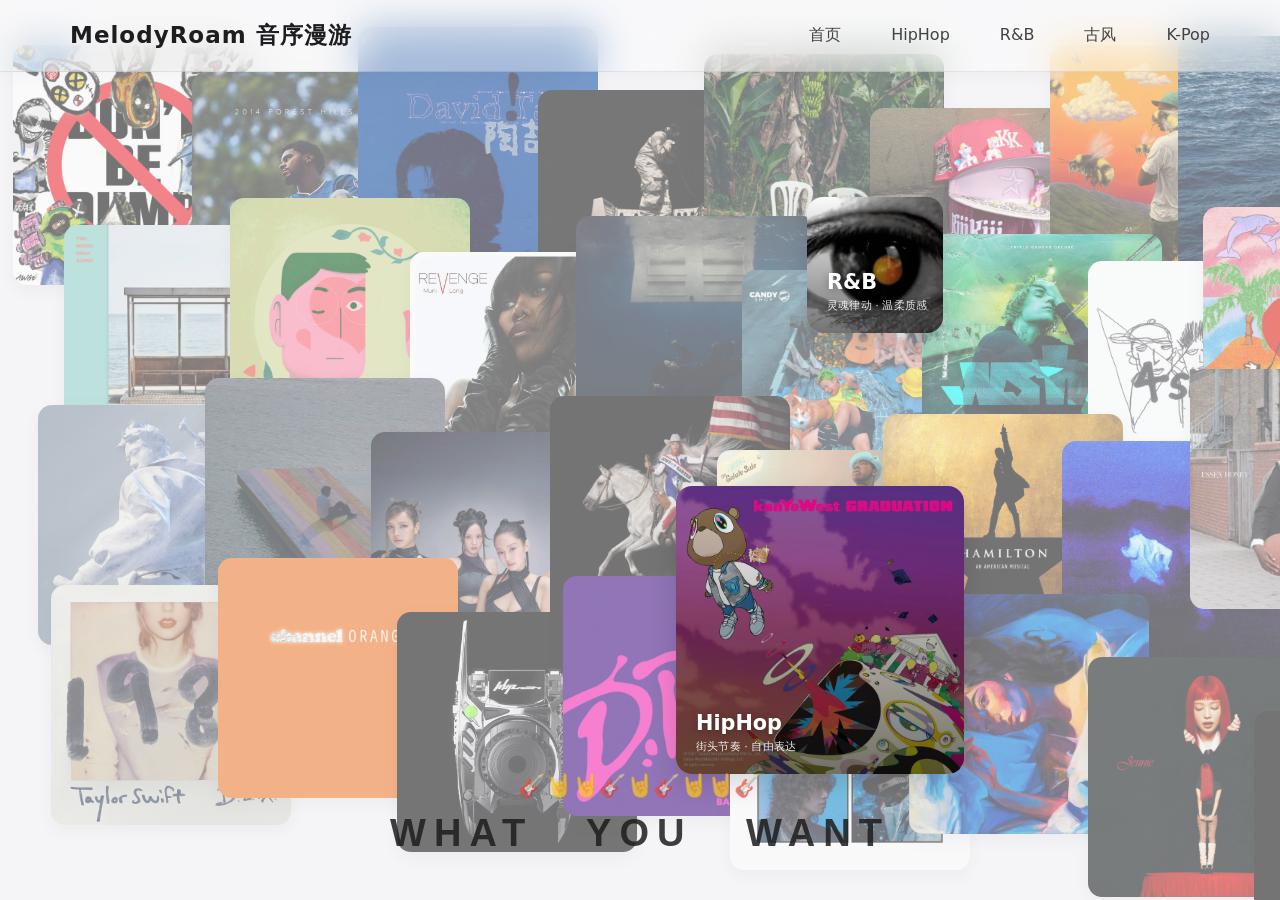
<file: index.html>
<!DOCTYPE html>
<html lang="zh-CN">
<head>
  <meta charset="UTF-8">
  <meta name="viewport" content="width=device-width, initial-scale=1.0">
  <title>MelodyRoam - 音序漫游</title>
  <link rel="stylesheet" href="./css/common.css">
</head>
<body>
  <!-- 导航栏 -->
  <nav class="navbar">
    <div class="logo">MelodyRoam 音序漫游</div>
    <div class="nav-links">
      <a href="index.html">首页</a>
      <a href="pages/hiphop.html">HipHop</a>
      <a href="pages/rnb.html">R&B</a>
      <a href="pages/gufeng.html">古风</a>
      <a href="pages/kpop.html">K-Pop</a>
    </div>
  </nav>

  <div class="cover-wall">
    <!-- 背景散落的专辑封面 -->
    <div class="static-covers">
      <div class="static-cover s1"></div>
      <div class="static-cover s2"></div>
      <div class="static-cover s3"></div>
      <div class="static-cover s4"></div>
      <div class="static-cover s5"></div>
      <div class="static-cover s6"></div>
      <div class="static-cover s7"></div>
      <div class="static-cover s8"></div>
      <div class="static-cover s9"></div>
      <div class="static-cover s10"></div>
      <div class="static-cover s11"></div>
      <div class="static-cover s12"></div>
      <div class="static-cover s13"></div>
      <div class="static-cover s14"></div>
      <div class="static-cover s15"></div>
      <div class="static-cover s16"></div>
      <div class="static-cover s17"></div>
      <div class="static-cover s18"></div>
      <div class="static-cover s19"></div>
      <div class="static-cover s20"></div>
      <div class="static-cover s21"></div>
      <div class="static-cover s22"></div>
      <div class="static-cover s23"></div>
      <div class="static-cover s24"></div>
      <div class="static-cover s25"></div>
      <div class="static-cover s26"></div>
      <div class="static-cover s27"></div>
      <div class="static-cover s28"></div>
      <div class="static-cover s29"></div>
      <div class="static-cover s30"></div>
      <div class="static-cover s31"></div>
      <div class="static-cover s32"></div>
      <div class="static-cover s33"></div>
      <div class="static-cover s34"></div>
      <div class="static-cover s35"></div>
      <div class="static-cover s36"></div>
      <div class="static-cover s37"></div>
      <div class="static-cover s38"></div>
      <div class="static-cover s39"></div>
      <div class="static-cover s40"></div>
      <div class="static-cover s41"></div>
  
      



    
    </div>

    <!-- 中间四个主题封面 → 点击跳转到对应页面 -->
    <div class="dynamic-covers">
      <a href="pages/hiphop.html" class="dynamic-cover main-cover hiphop">
        <div class="cover-content">
          <h3>HipHop</h3>
          <p>街头节奏 · 自由表达</p>
        </div>
      </a>
      <a href="pages/rnb.html" class="dynamic-cover sub-cover rnb">
        <div class="cover-content">
          <h3>R&B</h3>
          <p>灵魂律动 · 温柔质感</p>
        </div>
      </a>
      <a href="pages/gufeng.html" class="dynamic-cover sub-cover cpop">
        <div class="cover-content">
          <h3>古风</h3>
          <p>国风古韵 · 东方意境</p>
        </div>
      </a>
      <a href="pages/kpop.html" class="dynamic-cover sub-cover kpop">
        <div class="cover-content">
          <h3>K-Pop</h3>
          <p>韩流节奏 · 活力舞台</p>
        </div>
      </a>
    </div>

    <div class="wall-text">
      <span class="heart-icon">🎸🤘🤘🎸🤘🎸🤘🤘🎸</span>
      <h2>What You Want</h2>
    </div>
  </div>

  <!-- 我的交互JS（包含背景散开+鼠标跟随） -->
  <script src="./js/common.js"></script>
</body>
</html>
</file>
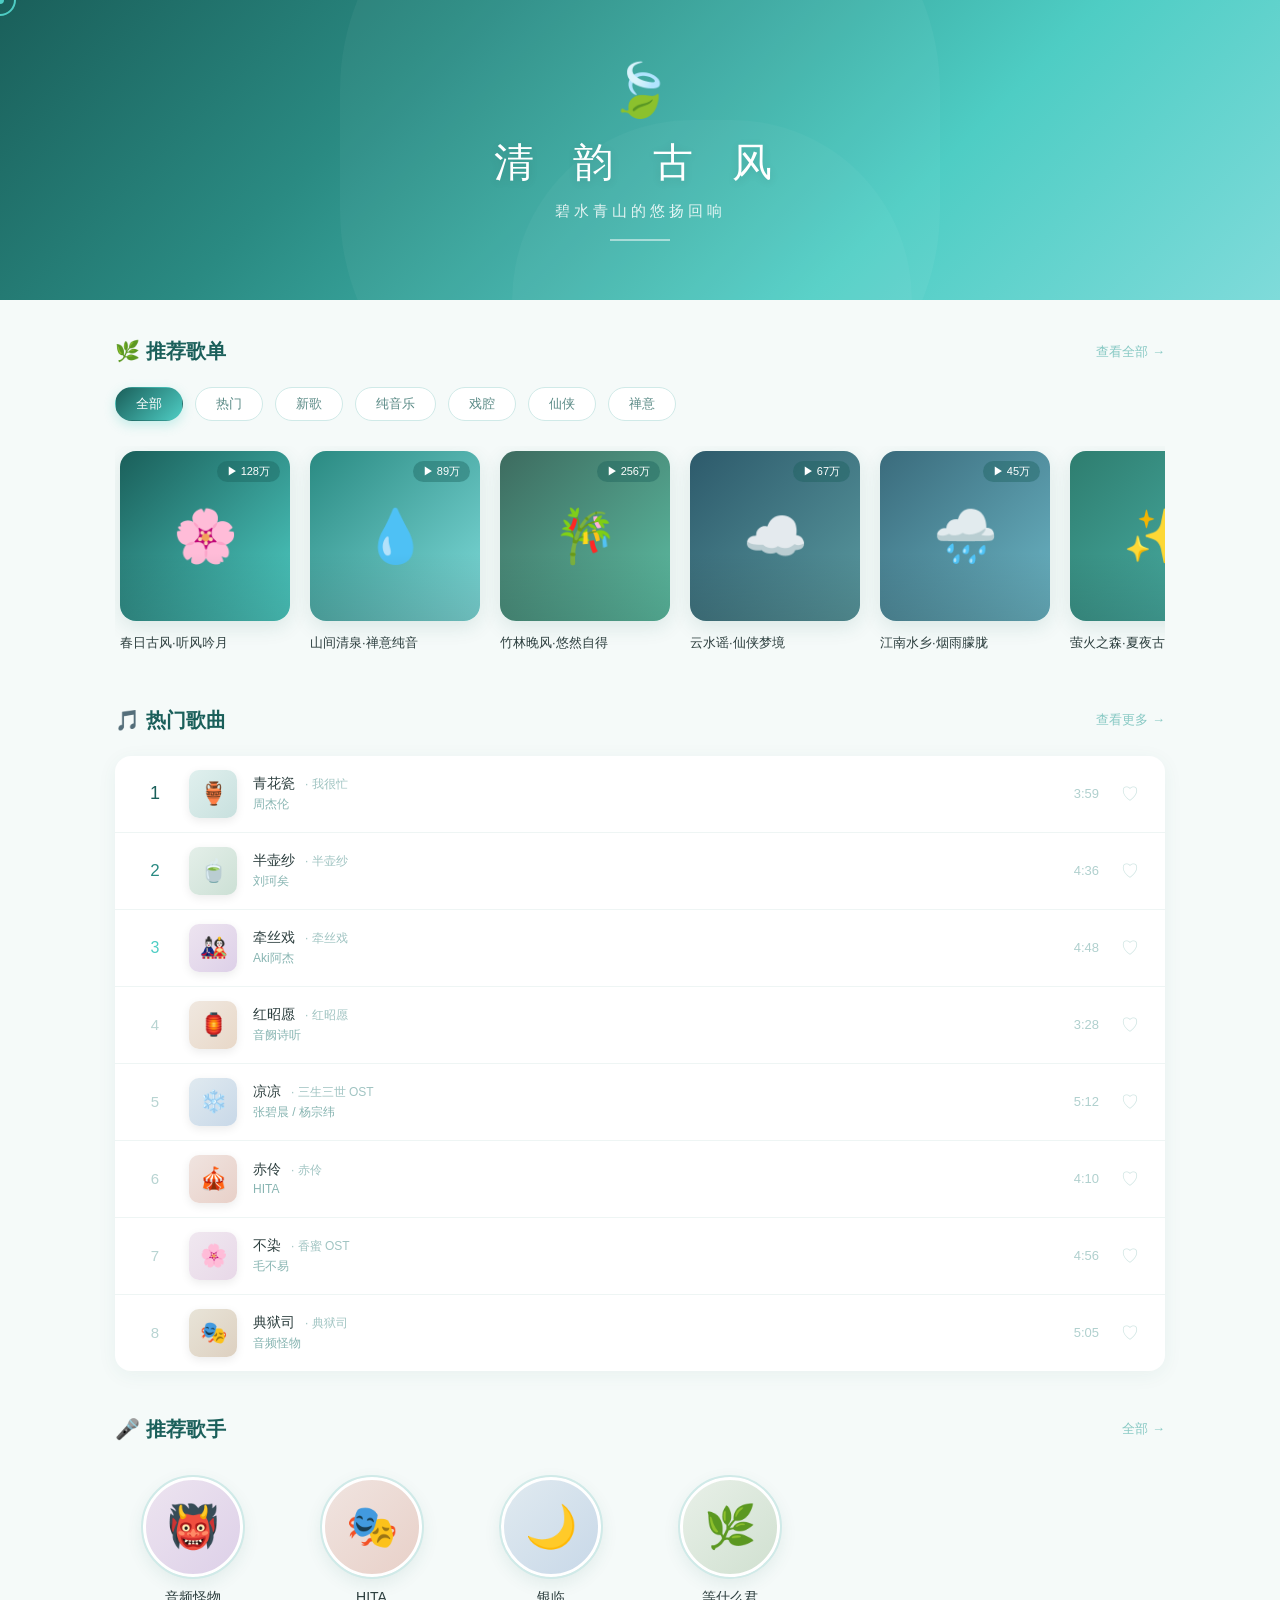
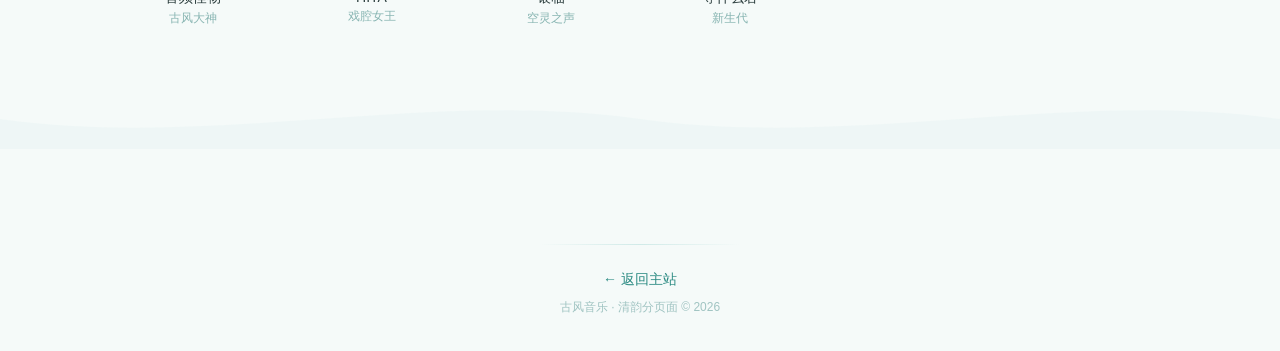
<file: 新建 文本文档.html>
<!DOCTYPE html>
<html lang="zh-CN">
<head>
    <meta charset="UTF-8">
    <meta name="viewport" content="width=device-width, initial-scale=1.0">
    <title>古风音乐 · 清韵</title>
    <style>
        * {
            margin: 0;
            padding: 0;
            box-sizing: border-box;
        }

        body {
            font-family: "PingFang SC", "微软雅黑", sans-serif;
            background-color: #f5faf9;
            color: #2c3e3e;
            min-height: 100vh;
            cursor: none;
        }

        /* 自定义光标  */
        .cursor-dot,
        .cursor-ring {
            position: fixed;
            top: 0;
            left: 0;
            pointer-events: none;
            z-index: 9999;
        }

        .cursor-dot {
            width: 8px;
            height: 8px;
            background: #4ecdc4;
            border-radius: 50%;
            transform: translate(-50%, -50%);
            transition: none;
        }

        .cursor-ring {
            width: 32px;
            height: 32px;
            border: 2px solid #4ecdc4;
            border-radius: 50%;
            transform: translate(-50%, -50%);
            transition: width 0.2s, height 0.2s, border-color 0.2s;
        }

        body.hover-target .cursor-ring {
            width: 48px;
            height: 48px;
            border-color: #7fdbda;
        }

        /*  顶部*/
        .hero {
            height: 300px;
            background: linear-gradient(135deg, #1a5f5a 0%, #2a8a82 30%, #4ecdc4 70%, #7fdbda 100%);
            display: flex;
            align-items: center;
            justify-content: center;
            text-align: center;
            position: relative;
            overflow: hidden;
        }

        /* 流动波纹装饰 */
        .hero::before {
            content: "";
            position: absolute;
            width: 600px;
            height: 600px;
            border-radius: 40%;
            background: rgba(255,255,255,0.04);
            animation: wave 12s linear infinite;
            top: 50%;
            left: 50%;
            transform: translate(-50%, -50%);
        }

        .hero::after {
            content: "";
            position: absolute;
            width: 400px;
            height: 400px;
            border-radius: 45%;
            background: rgba(255,255,255,0.03);
            animation: wave 15s linear infinite reverse;
            top: 40%;
            left: 40%;
        }

        @keyframes wave {
            0% { transform: translate(-50%, -50%) rotate(0deg); }
            100% { transform: translate(-50%, -50%) rotate(360deg); }
        }

        .hero-content {
            position: relative;
            z-index: 1;
        }

        .hero-content .big-icon {
            font-size: 52px;
            display: block;
            margin-bottom: 14px;
            animation: float 3s ease-in-out infinite;
        }

        @keyframes float {
            0%, 100% { transform: translateY(0); }
            50% { transform: translateY(-8px); }
        }

        .hero-content h1 {
            font-size: 40px;
            color: #fff;
            letter-spacing: 14px;
            font-weight: 300;
            text-shadow: 0 2px 10px rgba(0,0,0,0.1);
        }

        .hero-content p {
            color: rgba(255,255,255,0.85);
            font-size: 15px;
            margin-top: 12px;
            letter-spacing: 4px;
        }

        .hero-divider {
            width: 60px;
            height: 2px;
            background: rgba(255,255,255,0.5);
            margin: 18px auto 0;
        }

        /*  页面容器 */
        .container {
            max-width: 1100px;
            margin: 0 auto;
            padding: 0 25px 50px;
        }

        /*  通用板块标题 */
        .section-header {
            display: flex;
            align-items: center;
            justify-content: space-between;
            margin: 38px 0 22px;
        }

        .section-header h2 {
            font-size: 20px;
            font-weight: 600;
            color: #1a5f5a;
        }

        .section-header a {
            font-size: 13px;
            color: #88c9c4;
            text-decoration: none;
            transition: color 0.3s;
        }

        .section-header a:hover {
            color: #2a8a82;
        }

        /*  标签筛选*/
        .filter {
            display: flex;
            gap: 12px;
            margin-bottom: 25px;
            flex-wrap: wrap;
        }

        .filter span {
            padding: 7px 20px;
            border-radius: 22px;
            border: 1px solid #d0eae8;
            background: #fff;
            font-size: 13px;
            color: #5a8a86;
            cursor: pointer;
            transition: all 0.25s;
        }

        .filter span:hover {
            border-color: #4ecdc4;
            color: #4ecdc4;
        }

        .filter span.active {
            background: linear-gradient(135deg, #1a5f5a, #4ecdc4);
            color: #fff;
            border-color: transparent;
            box-shadow: 0 4px 12px rgba(78, 205, 196, 0.3);
        }

        /*  推荐歌单 */
        .playlist-scroll {
            display: flex;
            gap: 20px;
            overflow-x: auto;
            padding: 5px 5px 15px;
            scrollbar-width: none;
            -ms-overflow-style: none;
        }

        .playlist-scroll::-webkit-scrollbar {
            display: none;
        }

        .pl-card {
            min-width: 170px;
            flex-shrink: 0;
            cursor: pointer;
            transition: transform 0.3s;
        }

        .pl-card:hover {
            transform: translateY(-8px);
        }

        .pl-card .pl-cover {
            width: 170px;
            height: 170px;
            border-radius: 16px;
            display: flex;
            align-items: center;
            justify-content: center;
            font-size: 52px;
            position: relative;
            box-shadow: 0 6px 20px rgba(26, 95, 90, 0.12);
            overflow: hidden;
        }

        .pl-card .pl-cover::after {
            content: "";
            position: absolute;
            inset: 0;
            background: linear-gradient(180deg, transparent 60%, rgba(0,0,0,0.15) 100%);
            border-radius: 16px;
        }

        .pl-card .pl-count {
            position: absolute;
            top: 10px;
            right: 10px;
            font-size: 11px;
            color: #fff;
            background: rgba(26, 95, 90, 0.4);
            padding: 3px 10px;
            border-radius: 12px;
            backdrop-filter: blur(6px);
            z-index: 1;
        }

        .pl-card .pl-play {
            position: absolute;
            bottom: 12px;
            right: 12px;
            width: 40px;
            height: 40px;
            background: rgba(255,255,255,0.9);
            border-radius: 50%;
            display: flex;
            align-items: center;
            justify-content: center;
            font-size: 15px;
            color: #1a5f5a;
            opacity: 0;
            transform: translateY(8px) scale(0.9);
            transition: all 0.35s cubic-bezier(0.34, 1.56, 0.64, 1);
            z-index: 1;
            box-shadow: 0 4px 12px rgba(0,0,0,0.15);
        }

        .pl-card:hover .pl-play {
            opacity: 1;
            transform: translateY(0) scale(1);
        }

        .pl-card .pl-title {
            margin-top: 12px;
            font-size: 13px;
            color: #2c3e3e;
            line-height: 1.6;
            display: -webkit-box;
            -webkit-line-clamp: 2;
            -webkit-box-orient: vertical;
            overflow: hidden;
            font-weight: 500;
        }

        /*  歌曲列表 */
        .song-list {
            background: #fff;
            border-radius: 16px;
            box-shadow: 0 4px 20px rgba(26, 95, 90, 0.06);
            overflow: hidden;
        }

        .song-item {
            display: flex;
            align-items: center;
            padding: 14px 22px;
            border-bottom: 1px solid #eef5f4;
            cursor: pointer;
            transition: all 0.25s;
            position: relative;
        }

        .song-item:last-child {
            border-bottom: none;
        }

        .song-item:hover {
            background: #f0faf9;
            padding-left: 28px;
        }

        .song-item.playing {
            background: #e8f6f5;
        }

        /* 序号 */
        .song-item .num {
            width: 36px;
            font-size: 15px;
            color: #b8d4d2;
            text-align: center;
            flex-shrink: 0;
            font-weight: 500;
            transition: color 0.3s;
        }

        .song-item:nth-child(1) .num { color: #1a5f5a; font-size: 18px; }
        .song-item:nth-child(2) .num { color: #2a8a82; font-size: 17px; }
        .song-item:nth-child(3) .num { color: #4ecdc4; font-size: 16px; }

        /* 封面 */
        .song-item .s-cover {
            width: 48px;
            height: 48px;
            border-radius: 10px;
            display: flex;
            align-items: center;
            justify-content: center;
            font-size: 22px;
            margin: 0 16px;
            flex-shrink: 0;
            box-shadow: 0 3px 10px rgba(0,0,0,0.08);
            transition: transform 0.3s;
        }

        .song-item:hover .s-cover {
            transform: scale(1.08);
        }

        /* 歌曲信息 */
        .song-item .info {
            flex: 1;
            min-width: 0;
        }

        .song-item .info .name {
            font-size: 14px;
            color: #2c3e3e;
            font-weight: 500;
        }

        .song-item.playing .info .name {
            color: #1a5f5a;
        }

        .song-item .info .name small {
            font-weight: 400;
            font-size: 12px;
            color: #a0c4c2;
            margin-left: 6px;
        }

        .song-item .info .artist {
            font-size: 12px;
            color: #88b5b2;
            margin-top: 3px;
        }

        /* 时长 */
        .song-item .duration {
            font-size: 13px;
            color: #b0d0ce;
            margin-right: 18px;
        }

        /* 喜欢 */
        .song-item .like {
            font-size: 18px;
            color: #d0e5e3;
            cursor: pointer;
            transition: all 0.3s;
            user-select: none;
            padding: 4px;
        }

        .song-item .like:hover {
            color: #ff6b6b;
            transform: scale(1.2);
        }

        .song-item .like.liked {
            color: #ff6b6b;
        }

        /* 播放中的波形动画 */
        .song-item.playing .wave-icon {
            display: flex;
            gap: 2px;
            align-items: flex-end;
            height: 14px;
        }

        .wave-icon {
            display: none;
        }

        .song-item.playing .num {
            display: none;
        }

        .song-item.playing .wave-icon {
            display: flex;
        }

        .wave-icon span {
            width: 3px;
            background: #4ecdc4;
            border-radius: 2px;
            animation: waveBar 0.8s ease-in-out infinite;
        }

        .wave-icon span:nth-child(1) { height: 6px; animation-delay: 0s; }
        .wave-icon span:nth-child(2) { height: 12px; animation-delay: 0.1s; }
        .wave-icon span:nth-child(3) { height: 8px; animation-delay: 0.2s; }

        @keyframes waveBar {
            0%, 100% { transform: scaleY(0.6); }
            50% { transform: scaleY(1); }
        }

        /* 歌手推荐  */
        .artist-grid {
            display: grid;
            grid-template-columns: repeat(auto-fill, minmax(130px, 1fr));
            gap: 24px;
        }

        .artist-card {
            text-align: center;
            cursor: pointer;
            padding: 12px;
            border-radius: 16px;
            transition: all 0.3s;
        }

        .artist-card:hover {
            background: #f0faf9;
            transform: translateY(-6px);
        }

        .artist-card .avatar {
            width: 100px;
            height: 100px;
            border-radius: 50%;
            display: flex;
            align-items: center;
            justify-content: center;
            font-size: 42px;
            margin: 0 auto;
            box-shadow: 0 6px 18px rgba(26, 95, 90, 0.1);
            border: 3px solid #fff;
            outline: 2px solid #d0eae8;
            transition: all 0.3s;
        }

        .artist-card:hover .avatar {
            outline-color: #4ecdc4;
            box-shadow: 0 8px 24px rgba(26, 95, 90, 0.15);
        }

        .artist-card .a-name {
            font-size: 14px;
            color: #2c3e3e;
            margin-top: 12px;
            font-weight: 500;
        }

        .artist-card .a-sub {
            font-size: 12px;
            color: #88b5b2;
            margin-top: 3px;
        }

        /*  底部  */
        .footer {
            text-align: center;
            padding: 45px 20px 35px;
            margin-top: 50px;
            position: relative;
        }

        .footer::before {
            content: "";
            display: block;
            max-width: 200px;
            height: 1px;
            background: linear-gradient(90deg, transparent, #d0eae8, transparent);
            margin: 0 auto 25px;
        }

        .footer a {
            color: #2a8a82;
            text-decoration: none;
            font-size: 14px;
            transition: color 0.3s;
        }

        .footer a:hover {
            color: #1a5f5a;
        }

        .footer p {
            color: #a0c4c2;
            font-size: 12px;
            margin-top: 10px;
        }

        /* 底部波浪装饰 */
        .footer-wave {
            height: 60px;
            background: url("data:image/svg+xml,%3Csvg xmlns='http://www.w3.org/2000/svg' viewBox='0 0 1200 120' preserveAspectRatio='none'%3E%3Cpath d='M0,60 C200,120 400,0 600,60 C800,120 1000,0 1200,60 L1200,120 L0,120 Z' fill='%23e8f4f3' opacity='0.5'/%3E%3C/svg%3E") no-repeat center bottom;
            background-size: cover;
        }
    </style>
</head>
<body>

    <!-- 自定义光标 -->
    <div class="cursor-dot" id="cursorDot"></div>
    <div class="cursor-ring" id="cursorRing"></div>

    <!-- 顶部横幅  -->
    <header class="hero">
        <div class="hero-content">
            <span class="big-icon">🍃</span>
            <h1>清 韵 古 风</h1>
            <p>碧水青山的悠扬回响</p>
            <div class="hero-divider"></div>
        </div>
    </header>

    <!-- 主要内容 -->
    <div class="container">

        <!-- 推荐歌单 -->
        <div class="section-header">
            <h2>🌿 推荐歌单</h2>
            <a href="#">查看全部 →</a>
        </div>

        <div class="filter">
            <span class="active">全部</span>
            <span>热门</span>
            <span>新歌</span>
            <span>纯音乐</span>
            <span>戏腔</span>
            <span>仙侠</span>
            <span>禅意</span>
        </div>

        <div class="playlist-scroll" id="playlistScroll"></div>

        <!-- 热门歌曲 -->
        <div class="section-header">
            <h2>🎵 热门歌曲</h2>
            <a href="#">查看更多 →</a>
        </div>

        <div class="song-list" id="songList"></div>

        <!-- 推荐歌手 -->
        <div class="section-header" style="margin-top: 45px;">
            <h2>🎤 推荐歌手</h2>
            <a href="#">全部 →</a>
        </div>

        <div class="artist-grid" id="artistGrid"></div>

    </div>

    <!--  底部 -->
    <div class="footer-wave"></div>
    <footer class="footer">
        <a href="index.html">← 返回主站</a>
        <p>古风音乐 · 清韵分页面 &copy; 2026</p>
    </footer>

    <script>
        // 数据
        var playlists = [
            { title: "春日古风·听风吟月", emoji: "🌸", bg: "linear-gradient(135deg, #1a5f5a, #4ecdc4)", count: "128万" },
            { title: "山间清泉·禅意纯音", emoji: "💧", bg: "linear-gradient(135deg, #2a8a82, #7fdbda)", count: "89万" },
            { title: "竹林晚风·悠然自得", emoji: "🎋", bg: "linear-gradient(135deg, #3d6b5f, #5dbea3)", count: "256万" },
            { title: "云水谣·仙侠梦境", emoji: "☁️", bg: "linear-gradient(135deg, #2d5a6b, #5a9aa0)", count: "67万" },
            { title: "江南水乡·烟雨朦胧", emoji: "🌧️", bg: "linear-gradient(135deg, #3a6b7c, #6bb5c4)", count: "45万" },
            { title: "萤火之森·夏夜古风", emoji: "✨", bg: "linear-gradient(135deg, #2e7d6f, #4db6ac)", count: "112万" }
        ];

        var songs = [
            { name: "青花瓷", artist: "周杰伦", album: "我很忙", duration: "3:59", emoji: "🏺", bg: "linear-gradient(135deg, #e0f0ee, #c8e0de)" },
            { name: "半壶纱", artist: "刘珂矣", album: "半壶纱", duration: "4:36", emoji: "🍵", bg: "linear-gradient(135deg, #e4efe9, #cce0d5)" },
            { name: "牵丝戏", artist: "Aki阿杰", album: "牵丝戏", duration: "4:48", emoji: "🎎", bg: "linear-gradient(135deg, #ede4f0, #ddd0e8)" },
            { name: "红昭愿", artist: "音阙诗听", album: "红昭愿", duration: "3:28", emoji: "🏮", bg: "linear-gradient(135deg, #f0e8e0, #e8d8c8)" },
            { name: "凉凉", artist: "张碧晨 / 杨宗纬", album: "三生三世 OST", duration: "5:12", emoji: "❄️", bg: "linear-gradient(135deg, #e0eaf0, #c8d8e8)" },
            { name: "赤伶", artist: "HITA", album: "赤伶", duration: "4:10", emoji: "🎪", bg: "linear-gradient(135deg, #f0e4e0, #e8d0c8)" },
            { name: "不染", artist: "毛不易", album: "香蜜 OST", duration: "4:56", emoji: "🌸", bg: "linear-gradient(135deg, #f0e8f0, #e8d8e8)" },
            { name: "典狱司", artist: "音频怪物", album: "典狱司", duration: "5:05", emoji: "🎭", bg: "linear-gradient(135deg, #e8e4d8, #ddd0c0)" }
        ];

        var artists = [
            { name: "音频怪物", desc: "古风大神", emoji: "👹", bg: "linear-gradient(135deg, #ede4f0, #ddd0e8)" },
            { name: "HITA", desc: "戏腔女王", emoji: "🎭", bg: "linear-gradient(135deg, #f0e4e0, #e8d0c8)" },
            { name: "银临", desc: "空灵之声", emoji: "🌙", bg: "linear-gradient(135deg, #e0eaf0, #c8d8e8)" },
            { name: "等什么君", desc: "新生代", emoji: "🌿", bg: "linear-gradient(135deg, #e8f0e8, #d0e0d0)" }
        ];

        //  渲染歌单
        var psHTML = "";
        for (var i = 0; i < playlists.length; i++) {
            var p = playlists[i];
            psHTML += '<div class="pl-card" data-hover>';
            psHTML += '  <div class="pl-cover" style="background:' + p.bg + '">';
            psHTML += '    ' + p.emoji;
            psHTML += '    <span class="pl-count">▶ ' + p.count + '</span>';
            psHTML += '    <span class="pl-play">▶</span>';
            psHTML += '  </div>';
            psHTML += '  <div class="pl-title">' + p.title + '</div>';
            psHTML += '</div>';
        }
        document.getElementById("playlistScroll").innerHTML = psHTML;

        //渲染歌曲 
        var songHTML = "";
        for (var i = 0; i < songs.length; i++) {
            var s = songs[i];
            songHTML += '<div class="song-item" data-hover onclick="playSong(' + i + ')">';
            songHTML += '  <div class="num">' + (i + 1) + '</div>';
            songHTML += '  <div class="wave-icon"><span></span><span></span><span></span></div>';
            songHTML += '  <div class="s-cover" style="background:' + s.bg + '">' + s.emoji + '</div>';
            songHTML += '  <div class="info">';
            songHTML += '    <div class="name">' + s.name + ' <small>· ' + s.album + '</small></div>';
            songHTML += '    <div class="artist">' + s.artist + '</div>';
            songHTML += '  </div>';
            songHTML += '  <span class="duration">' + s.duration + '</span>';
            songHTML += '  <span class="like" onclick="event.stopPropagation(); toggleLike(this)" data-hover>♡</span>';
            songHTML += '</div>';
        }
        document.getElementById("songList").innerHTML = songHTML;

        // 渲染歌手
        var artHTML = "";
        for (var i = 0; i < artists.length; i++) {
            var a = artists[i];
            artHTML += '<div class="artist-card" data-hover>';
            artHTML += '  <div class="avatar" style="background:' + a.bg + '">' + a.emoji + '</div>';
            artHTML += '  <div class="a-name">' + a.name + '</div>';
            artHTML += '  <div class="a-sub">' + a.desc + '</div>';
            artHTML += '</div>';
        }
        document.getElementById("artistGrid").innerHTML = artHTML;

        // 播放歌曲
        var currentSong = null;

        function playSong(index) {
            var items = document.querySelectorAll(".song-item");
            for (var i = 0; i < items.length; i++) {
                items[i].classList.remove("playing");
            }
            items[index].classList.add("playing");
            currentSong = index;
        }

        // 喜欢切换 
        function toggleLike(el) {
            if (el.textContent === "♡") {
                el.textContent = "♥";
                el.classList.add("liked");
            } else {
                el.textContent = "♡";
                el.classList.remove("liked");
            }
        }

        //  标签切换 
        var filters = document.querySelectorAll(".filter span");
        for (var i = 0; i < filters.length; i++) {
            filters[i].addEventListener("click", function () {
                for (var j = 0; j < filters.length; j++) {
                    filters[j].classList.remove("active");
                }
                this.classList.add("active");
            });
        }

        // 自定义光标
        var dot = document.getElementById("cursorDot");
        var ring = document.getElementById("cursorRing");

        document.addEventListener("mousemove", function (e) {
            dot.style.left = e.clientX + "px";
            dot.style.top = e.clientY + "px";
            
            setTimeout(function () {
                ring.style.left = e.clientX + "px";
                ring.style.top = e.clientY + "px";
            }, 80);
        });

        // 悬停效果
        var hoverTargets = document.querySelectorAll('[data-hover], a, .pl-card, .song-item, .artist-card, .filter span');
        
        hoverTargets.forEach(function (el) {
            el.addEventListener("mouseenter", function () {
                document.body.classList.add("hover-target");
            });
            el.addEventListener("mouseleave", function () {
                document.body.classList.remove("hover-target");
            });
        });
    </script>

</body>
</html>
</file>
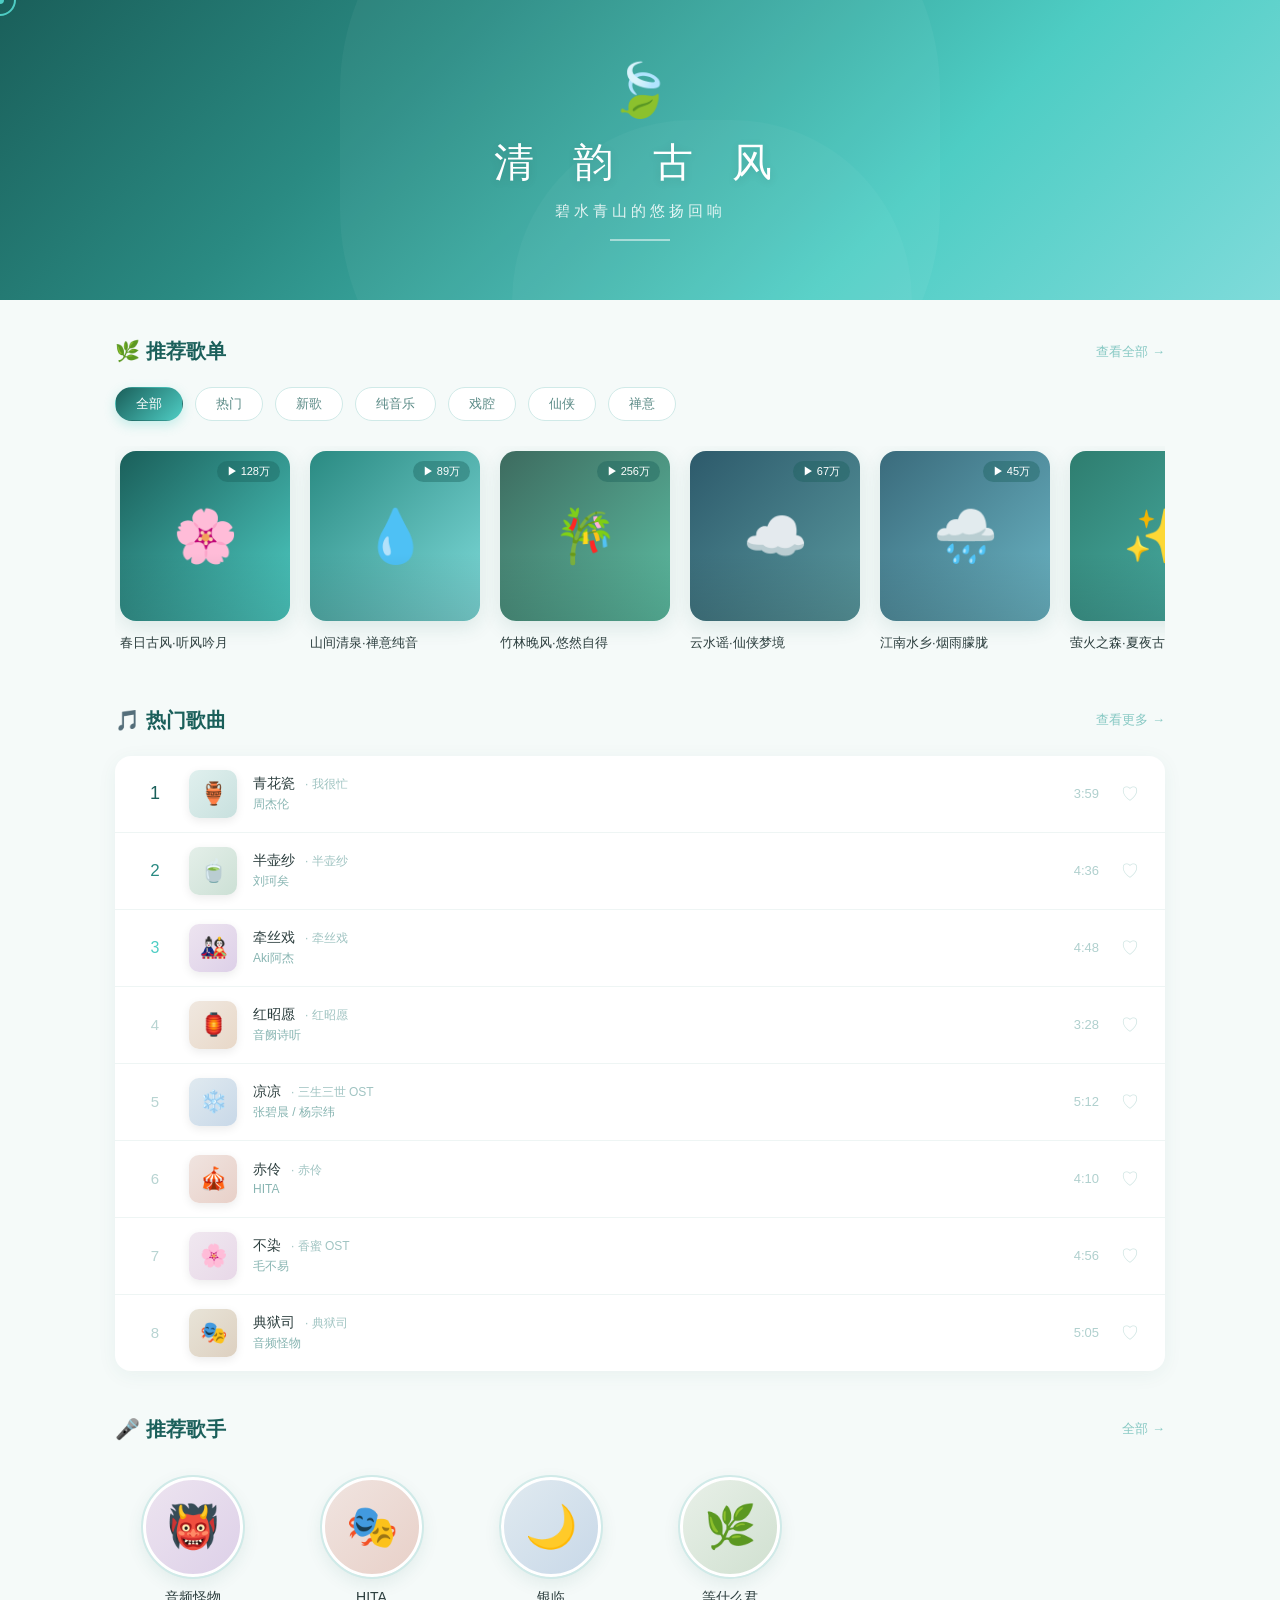
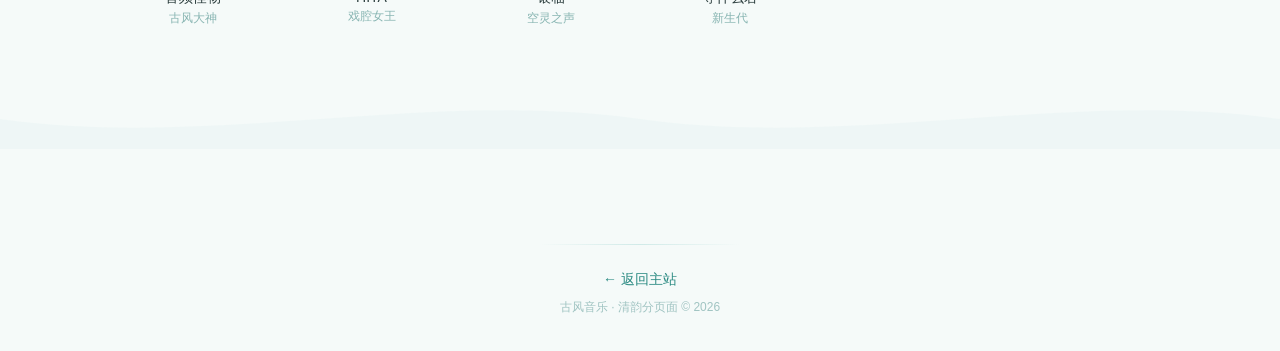
<file: pages/gufeng.html>
<!DOCTYPE html>
<html lang="zh-CN">
<head>
    <meta charset="UTF-8">
    <meta name="viewport" content="width=device-width, initial-scale=1.0">
    <title>古风音乐 · 清韵</title>
    <style>
        * {
            margin: 0;
            padding: 0;
            box-sizing: border-box;
        }

        body {
            font-family: "PingFang SC", "微软雅黑", sans-serif;
            background-color: #f5faf9;
            color: #2c3e3e;
            min-height: 100vh;
            cursor: none;
        }

        /* 自定义光标  */
        .cursor-dot,
        .cursor-ring {
            position: fixed;
            top: 0;
            left: 0;
            pointer-events: none;
            z-index: 9999;
        }

        .cursor-dot {
            width: 8px;
            height: 8px;
            background: #4ecdc4;
            border-radius: 50%;
            transform: translate(-50%, -50%);
            transition: none;
        }

        .cursor-ring {
            width: 32px;
            height: 32px;
            border: 2px solid #4ecdc4;
            border-radius: 50%;
            transform: translate(-50%, -50%);
            transition: width 0.2s, height 0.2s, border-color 0.2s;
        }

        body.hover-target .cursor-ring {
            width: 48px;
            height: 48px;
            border-color: #7fdbda;
        }

        /*  顶部*/
        .hero {
            height: 300px;
            background: linear-gradient(135deg, #1a5f5a 0%, #2a8a82 30%, #4ecdc4 70%, #7fdbda 100%);
            display: flex;
            align-items: center;
            justify-content: center;
            text-align: center;
            position: relative;
            overflow: hidden;
        }

        /* 流动波纹装饰 */
        .hero::before {
            content: "";
            position: absolute;
            width: 600px;
            height: 600px;
            border-radius: 40%;
            background: rgba(255,255,255,0.04);
            animation: wave 12s linear infinite;
            top: 50%;
            left: 50%;
            transform: translate(-50%, -50%);
        }

        .hero::after {
            content: "";
            position: absolute;
            width: 400px;
            height: 400px;
            border-radius: 45%;
            background: rgba(255,255,255,0.03);
            animation: wave 15s linear infinite reverse;
            top: 40%;
            left: 40%;
        }

        @keyframes wave {
            0% { transform: translate(-50%, -50%) rotate(0deg); }
            100% { transform: translate(-50%, -50%) rotate(360deg); }
        }

        .hero-content {
            position: relative;
            z-index: 1;
        }

        .hero-content .big-icon {
            font-size: 52px;
            display: block;
            margin-bottom: 14px;
            animation: float 3s ease-in-out infinite;
        }

        @keyframes float {
            0%, 100% { transform: translateY(0); }
            50% { transform: translateY(-8px); }
        }

        .hero-content h1 {
            font-size: 40px;
            color: #fff;
            letter-spacing: 14px;
            font-weight: 300;
            text-shadow: 0 2px 10px rgba(0,0,0,0.1);
        }

        .hero-content p {
            color: rgba(255,255,255,0.85);
            font-size: 15px;
            margin-top: 12px;
            letter-spacing: 4px;
        }

        .hero-divider {
            width: 60px;
            height: 2px;
            background: rgba(255,255,255,0.5);
            margin: 18px auto 0;
        }

        /*  页面容器 */
        .container {
            max-width: 1100px;
            margin: 0 auto;
            padding: 0 25px 50px;
        }

        /*  通用板块标题 */
        .section-header {
            display: flex;
            align-items: center;
            justify-content: space-between;
            margin: 38px 0 22px;
        }

        .section-header h2 {
            font-size: 20px;
            font-weight: 600;
            color: #1a5f5a;
        }

        .section-header a {
            font-size: 13px;
            color: #88c9c4;
            text-decoration: none;
            transition: color 0.3s;
        }

        .section-header a:hover {
            color: #2a8a82;
        }

        /*  标签筛选*/
        .filter {
            display: flex;
            gap: 12px;
            margin-bottom: 25px;
            flex-wrap: wrap;
        }

        .filter span {
            padding: 7px 20px;
            border-radius: 22px;
            border: 1px solid #d0eae8;
            background: #fff;
            font-size: 13px;
            color: #5a8a86;
            cursor: pointer;
            transition: all 0.25s;
        }

        .filter span:hover {
            border-color: #4ecdc4;
            color: #4ecdc4;
        }

        .filter span.active {
            background: linear-gradient(135deg, #1a5f5a, #4ecdc4);
            color: #fff;
            border-color: transparent;
            box-shadow: 0 4px 12px rgba(78, 205, 196, 0.3);
        }

        /*  推荐歌单 */
        .playlist-scroll {
            display: flex;
            gap: 20px;
            overflow-x: auto;
            padding: 5px 5px 15px;
            scrollbar-width: none;
            -ms-overflow-style: none;
        }

        .playlist-scroll::-webkit-scrollbar {
            display: none;
        }

        .pl-card {
            min-width: 170px;
            flex-shrink: 0;
            cursor: pointer;
            transition: transform 0.3s;
        }

        .pl-card:hover {
            transform: translateY(-8px);
        }

        .pl-card .pl-cover {
            width: 170px;
            height: 170px;
            border-radius: 16px;
            display: flex;
            align-items: center;
            justify-content: center;
            font-size: 52px;
            position: relative;
            box-shadow: 0 6px 20px rgba(26, 95, 90, 0.12);
            overflow: hidden;
        }

        .pl-card .pl-cover::after {
            content: "";
            position: absolute;
            inset: 0;
            background: linear-gradient(180deg, transparent 60%, rgba(0,0,0,0.15) 100%);
            border-radius: 16px;
        }

        .pl-card .pl-count {
            position: absolute;
            top: 10px;
            right: 10px;
            font-size: 11px;
            color: #fff;
            background: rgba(26, 95, 90, 0.4);
            padding: 3px 10px;
            border-radius: 12px;
            backdrop-filter: blur(6px);
            z-index: 1;
        }

        .pl-card .pl-play {
            position: absolute;
            bottom: 12px;
            right: 12px;
            width: 40px;
            height: 40px;
            background: rgba(255,255,255,0.9);
            border-radius: 50%;
            display: flex;
            align-items: center;
            justify-content: center;
            font-size: 15px;
            color: #1a5f5a;
            opacity: 0;
            transform: translateY(8px) scale(0.9);
            transition: all 0.35s cubic-bezier(0.34, 1.56, 0.64, 1);
            z-index: 1;
            box-shadow: 0 4px 12px rgba(0,0,0,0.15);
        }

        .pl-card:hover .pl-play {
            opacity: 1;
            transform: translateY(0) scale(1);
        }

        .pl-card .pl-title {
            margin-top: 12px;
            font-size: 13px;
            color: #2c3e3e;
            line-height: 1.6;
            display: -webkit-box;
            -webkit-line-clamp: 2;
            -webkit-box-orient: vertical;
            overflow: hidden;
            font-weight: 500;
        }

        /*  歌曲列表 */
        .song-list {
            background: #fff;
            border-radius: 16px;
            box-shadow: 0 4px 20px rgba(26, 95, 90, 0.06);
            overflow: hidden;
        }

        .song-item {
            display: flex;
            align-items: center;
            padding: 14px 22px;
            border-bottom: 1px solid #eef5f4;
            cursor: pointer;
            transition: all 0.25s;
            position: relative;
        }

        .song-item:last-child {
            border-bottom: none;
        }

        .song-item:hover {
            background: #f0faf9;
            padding-left: 28px;
        }

        .song-item.playing {
            background: #e8f6f5;
        }

        /* 序号 */
        .song-item .num {
            width: 36px;
            font-size: 15px;
            color: #b8d4d2;
            text-align: center;
            flex-shrink: 0;
            font-weight: 500;
            transition: color 0.3s;
        }

        .song-item:nth-child(1) .num { color: #1a5f5a; font-size: 18px; }
        .song-item:nth-child(2) .num { color: #2a8a82; font-size: 17px; }
        .song-item:nth-child(3) .num { color: #4ecdc4; font-size: 16px; }

        /* 封面 */
        .song-item .s-cover {
            width: 48px;
            height: 48px;
            border-radius: 10px;
            display: flex;
            align-items: center;
            justify-content: center;
            font-size: 22px;
            margin: 0 16px;
            flex-shrink: 0;
            box-shadow: 0 3px 10px rgba(0,0,0,0.08);
            transition: transform 0.3s;
        }

        .song-item:hover .s-cover {
            transform: scale(1.08);
        }

        /* 歌曲信息 */
        .song-item .info {
            flex: 1;
            min-width: 0;
        }

        .song-item .info .name {
            font-size: 14px;
            color: #2c3e3e;
            font-weight: 500;
        }

        .song-item.playing .info .name {
            color: #1a5f5a;
        }

        .song-item .info .name small {
            font-weight: 400;
            font-size: 12px;
            color: #a0c4c2;
            margin-left: 6px;
        }

        .song-item .info .artist {
            font-size: 12px;
            color: #88b5b2;
            margin-top: 3px;
        }

        /* 时长 */
        .song-item .duration {
            font-size: 13px;
            color: #b0d0ce;
            margin-right: 18px;
        }

        /* 喜欢 */
        .song-item .like {
            font-size: 18px;
            color: #d0e5e3;
            cursor: pointer;
            transition: all 0.3s;
            user-select: none;
            padding: 4px;
        }

        .song-item .like:hover {
            color: #ff6b6b;
            transform: scale(1.2);
        }

        .song-item .like.liked {
            color: #ff6b6b;
        }

        /* 播放中的波形动画 */
        .song-item.playing .wave-icon {
            display: flex;
            gap: 2px;
            align-items: flex-end;
            height: 14px;
        }

        .wave-icon {
            display: none;
        }

        .song-item.playing .num {
            display: none;
        }

        .song-item.playing .wave-icon {
            display: flex;
        }

        .wave-icon span {
            width: 3px;
            background: #4ecdc4;
            border-radius: 2px;
            animation: waveBar 0.8s ease-in-out infinite;
        }

        .wave-icon span:nth-child(1) { height: 6px; animation-delay: 0s; }
        .wave-icon span:nth-child(2) { height: 12px; animation-delay: 0.1s; }
        .wave-icon span:nth-child(3) { height: 8px; animation-delay: 0.2s; }

        @keyframes waveBar {
            0%, 100% { transform: scaleY(0.6); }
            50% { transform: scaleY(1); }
        }

        /* 歌手推荐  */
        .artist-grid {
            display: grid;
            grid-template-columns: repeat(auto-fill, minmax(130px, 1fr));
            gap: 24px;
        }

        .artist-card {
            text-align: center;
            cursor: pointer;
            padding: 12px;
            border-radius: 16px;
            transition: all 0.3s;
        }

        .artist-card:hover {
            background: #f0faf9;
            transform: translateY(-6px);
        }

        .artist-card .avatar {
            width: 100px;
            height: 100px;
            border-radius: 50%;
            display: flex;
            align-items: center;
            justify-content: center;
            font-size: 42px;
            margin: 0 auto;
            box-shadow: 0 6px 18px rgba(26, 95, 90, 0.1);
            border: 3px solid #fff;
            outline: 2px solid #d0eae8;
            transition: all 0.3s;
        }

        .artist-card:hover .avatar {
            outline-color: #4ecdc4;
            box-shadow: 0 8px 24px rgba(26, 95, 90, 0.15);
        }

        .artist-card .a-name {
            font-size: 14px;
            color: #2c3e3e;
            margin-top: 12px;
            font-weight: 500;
        }

        .artist-card .a-sub {
            font-size: 12px;
            color: #88b5b2;
            margin-top: 3px;
        }

        /*  底部  */
        .footer {
            text-align: center;
            padding: 45px 20px 35px;
            margin-top: 50px;
            position: relative;
        }

        .footer::before {
            content: "";
            display: block;
            max-width: 200px;
            height: 1px;
            background: linear-gradient(90deg, transparent, #d0eae8, transparent);
            margin: 0 auto 25px;
        }

        .footer a {
            color: #2a8a82;
            text-decoration: none;
            font-size: 14px;
            transition: color 0.3s;
        }

        .footer a:hover {
            color: #1a5f5a;
        }

        .footer p {
            color: #a0c4c2;
            font-size: 12px;
            margin-top: 10px;
        }

        /* 底部波浪装饰 */
        .footer-wave {
            height: 60px;
            background: url("data:image/svg+xml,%3Csvg xmlns='http://www.w3.org/2000/svg' viewBox='0 0 1200 120' preserveAspectRatio='none'%3E%3Cpath d='M0,60 C200,120 400,0 600,60 C800,120 1000,0 1200,60 L1200,120 L0,120 Z' fill='%23e8f4f3' opacity='0.5'/%3E%3C/svg%3E") no-repeat center bottom;
            background-size: cover;
        }
    </style>
</head>
<body>

    <!-- 自定义光标 -->
    <div class="cursor-dot" id="cursorDot"></div>
    <div class="cursor-ring" id="cursorRing"></div>

    <!-- 顶部横幅  -->
    <header class="hero">
        <div class="hero-content">
            <span class="big-icon">🍃</span>
            <h1>清 韵 古 风</h1>
            <p>碧水青山的悠扬回响</p>
            <div class="hero-divider"></div>
        </div>
    </header>

    <!-- 主要内容 -->
    <div class="container">

        <!-- 推荐歌单 -->
        <div class="section-header">
            <h2>🌿 推荐歌单</h2>
            <a href="#">查看全部 →</a>
        </div>

        <div class="filter">
            <span class="active">全部</span>
            <span>热门</span>
            <span>新歌</span>
            <span>纯音乐</span>
            <span>戏腔</span>
            <span>仙侠</span>
            <span>禅意</span>
        </div>

        <div class="playlist-scroll" id="playlistScroll"></div>

        <!-- 热门歌曲 -->
        <div class="section-header">
            <h2>🎵 热门歌曲</h2>
            <a href="#">查看更多 →</a>
        </div>

        <div class="song-list" id="songList"></div>

        <!-- 推荐歌手 -->
        <div class="section-header" style="margin-top: 45px;">
            <h2>🎤 推荐歌手</h2>
            <a href="#">全部 →</a>
        </div>

        <div class="artist-grid" id="artistGrid"></div>

    </div>

    <!--  底部 -->
    <div class="footer-wave"></div>
    <footer class="footer">
        <a href="index.html">← 返回主站</a>
        <p>古风音乐 · 清韵分页面 &copy; 2026</p>
    </footer>

    <script>
        // 数据
        var playlists = [
            { title: "春日古风·听风吟月", emoji: "🌸", bg: "linear-gradient(135deg, #1a5f5a, #4ecdc4)", count: "128万" },
            { title: "山间清泉·禅意纯音", emoji: "💧", bg: "linear-gradient(135deg, #2a8a82, #7fdbda)", count: "89万" },
            { title: "竹林晚风·悠然自得", emoji: "🎋", bg: "linear-gradient(135deg, #3d6b5f, #5dbea3)", count: "256万" },
            { title: "云水谣·仙侠梦境", emoji: "☁️", bg: "linear-gradient(135deg, #2d5a6b, #5a9aa0)", count: "67万" },
            { title: "江南水乡·烟雨朦胧", emoji: "🌧️", bg: "linear-gradient(135deg, #3a6b7c, #6bb5c4)", count: "45万" },
            { title: "萤火之森·夏夜古风", emoji: "✨", bg: "linear-gradient(135deg, #2e7d6f, #4db6ac)", count: "112万" }
        ];

        var songs = [
            { name: "青花瓷", artist: "周杰伦", album: "我很忙", duration: "3:59", emoji: "🏺", bg: "linear-gradient(135deg, #e0f0ee, #c8e0de)" },
            { name: "半壶纱", artist: "刘珂矣", album: "半壶纱", duration: "4:36", emoji: "🍵", bg: "linear-gradient(135deg, #e4efe9, #cce0d5)" },
            { name: "牵丝戏", artist: "Aki阿杰", album: "牵丝戏", duration: "4:48", emoji: "🎎", bg: "linear-gradient(135deg, #ede4f0, #ddd0e8)" },
            { name: "红昭愿", artist: "音阙诗听", album: "红昭愿", duration: "3:28", emoji: "🏮", bg: "linear-gradient(135deg, #f0e8e0, #e8d8c8)" },
            { name: "凉凉", artist: "张碧晨 / 杨宗纬", album: "三生三世 OST", duration: "5:12", emoji: "❄️", bg: "linear-gradient(135deg, #e0eaf0, #c8d8e8)" },
            { name: "赤伶", artist: "HITA", album: "赤伶", duration: "4:10", emoji: "🎪", bg: "linear-gradient(135deg, #f0e4e0, #e8d0c8)" },
            { name: "不染", artist: "毛不易", album: "香蜜 OST", duration: "4:56", emoji: "🌸", bg: "linear-gradient(135deg, #f0e8f0, #e8d8e8)" },
            { name: "典狱司", artist: "音频怪物", album: "典狱司", duration: "5:05", emoji: "🎭", bg: "linear-gradient(135deg, #e8e4d8, #ddd0c0)" }
        ];

        var artists = [
            { name: "音频怪物", desc: "古风大神", emoji: "👹", bg: "linear-gradient(135deg, #ede4f0, #ddd0e8)" },
            { name: "HITA", desc: "戏腔女王", emoji: "🎭", bg: "linear-gradient(135deg, #f0e4e0, #e8d0c8)" },
            { name: "银临", desc: "空灵之声", emoji: "🌙", bg: "linear-gradient(135deg, #e0eaf0, #c8d8e8)" },
            { name: "等什么君", desc: "新生代", emoji: "🌿", bg: "linear-gradient(135deg, #e8f0e8, #d0e0d0)" }
        ];

        //  渲染歌单
        var psHTML = "";
        for (var i = 0; i < playlists.length; i++) {
            var p = playlists[i];
            psHTML += '<div class="pl-card" data-hover>';
            psHTML += '  <div class="pl-cover" style="background:' + p.bg + '">';
            psHTML += '    ' + p.emoji;
            psHTML += '    <span class="pl-count">▶ ' + p.count + '</span>';
            psHTML += '    <span class="pl-play">▶</span>';
            psHTML += '  </div>';
            psHTML += '  <div class="pl-title">' + p.title + '</div>';
            psHTML += '</div>';
        }
        document.getElementById("playlistScroll").innerHTML = psHTML;

        //渲染歌曲 
        var songHTML = "";
        for (var i = 0; i < songs.length; i++) {
            var s = songs[i];
            songHTML += '<div class="song-item" data-hover onclick="playSong(' + i + ')">';
            songHTML += '  <div class="num">' + (i + 1) + '</div>';
            songHTML += '  <div class="wave-icon"><span></span><span></span><span></span></div>';
            songHTML += '  <div class="s-cover" style="background:' + s.bg + '">' + s.emoji + '</div>';
            songHTML += '  <div class="info">';
            songHTML += '    <div class="name">' + s.name + ' <small>· ' + s.album + '</small></div>';
            songHTML += '    <div class="artist">' + s.artist + '</div>';
            songHTML += '  </div>';
            songHTML += '  <span class="duration">' + s.duration + '</span>';
            songHTML += '  <span class="like" onclick="event.stopPropagation(); toggleLike(this)" data-hover>♡</span>';
            songHTML += '</div>';
        }
        document.getElementById("songList").innerHTML = songHTML;

        // 渲染歌手
        var artHTML = "";
        for (var i = 0; i < artists.length; i++) {
            var a = artists[i];
            artHTML += '<div class="artist-card" data-hover>';
            artHTML += '  <div class="avatar" style="background:' + a.bg + '">' + a.emoji + '</div>';
            artHTML += '  <div class="a-name">' + a.name + '</div>';
            artHTML += '  <div class="a-sub">' + a.desc + '</div>';
            artHTML += '</div>';
        }
        document.getElementById("artistGrid").innerHTML = artHTML;

        // 播放歌曲
        var currentSong = null;

        function playSong(index) {
            var items = document.querySelectorAll(".song-item");
            for (var i = 0; i < items.length; i++) {
                items[i].classList.remove("playing");
            }
            items[index].classList.add("playing");
            currentSong = index;
        }

        // 喜欢切换 
        function toggleLike(el) {
            if (el.textContent === "♡") {
                el.textContent = "♥";
                el.classList.add("liked");
            } else {
                el.textContent = "♡";
                el.classList.remove("liked");
            }
        }

        //  标签切换 
        var filters = document.querySelectorAll(".filter span");
        for (var i = 0; i < filters.length; i++) {
            filters[i].addEventListener("click", function () {
                for (var j = 0; j < filters.length; j++) {
                    filters[j].classList.remove("active");
                }
                this.classList.add("active");
            });
        }

        // 自定义光标
        var dot = document.getElementById("cursorDot");
        var ring = document.getElementById("cursorRing");

        document.addEventListener("mousemove", function (e) {
            dot.style.left = e.clientX + "px";
            dot.style.top = e.clientY + "px";
            
            setTimeout(function () {
                ring.style.left = e.clientX + "px";
                ring.style.top = e.clientY + "px";
            }, 80);
        });

        // 悬停效果
        var hoverTargets = document.querySelectorAll('[data-hover], a, .pl-card, .song-item, .artist-card, .filter span');
        
        hoverTargets.forEach(function (el) {
            el.addEventListener("mouseenter", function () {
                document.body.classList.add("hover-target");
            });
            el.addEventListener("mouseleave", function () {
                document.body.classList.remove("hover-target");
            });
        });
    </script>

</body>
</html>
</file>
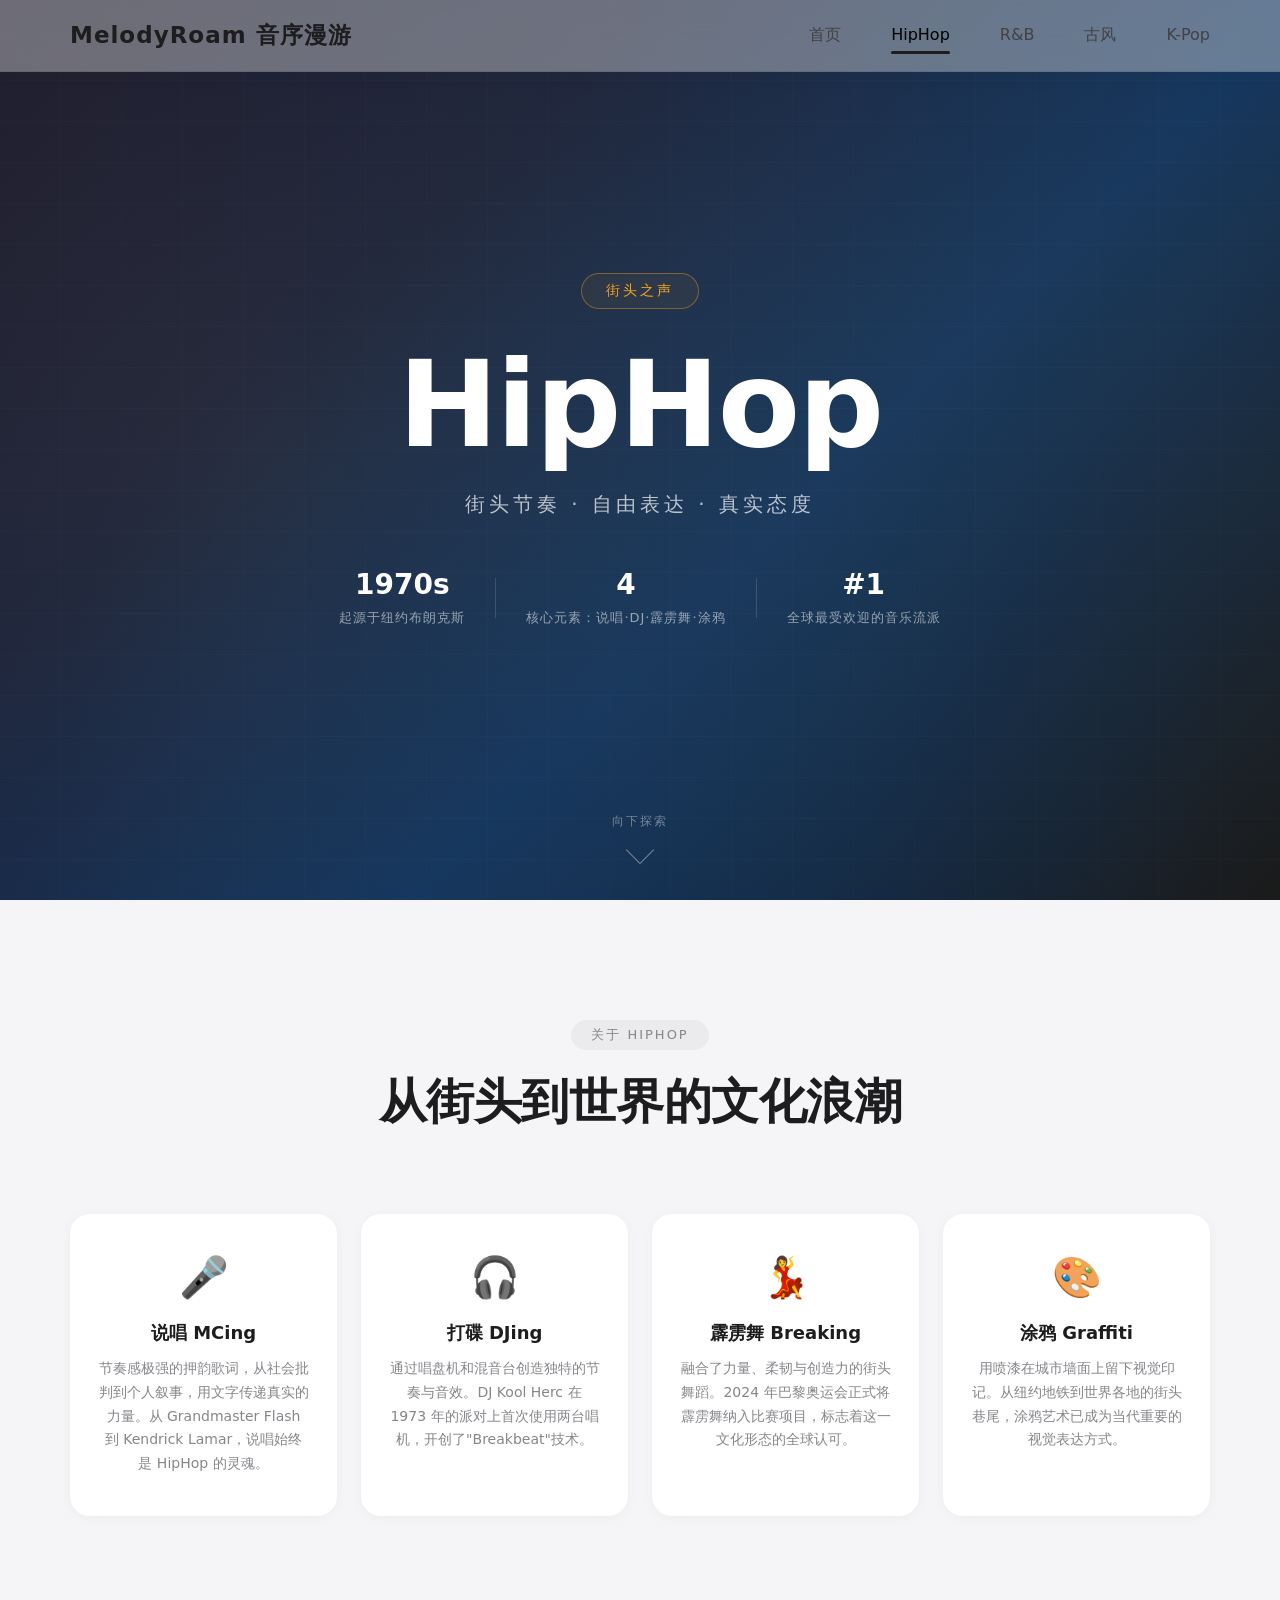
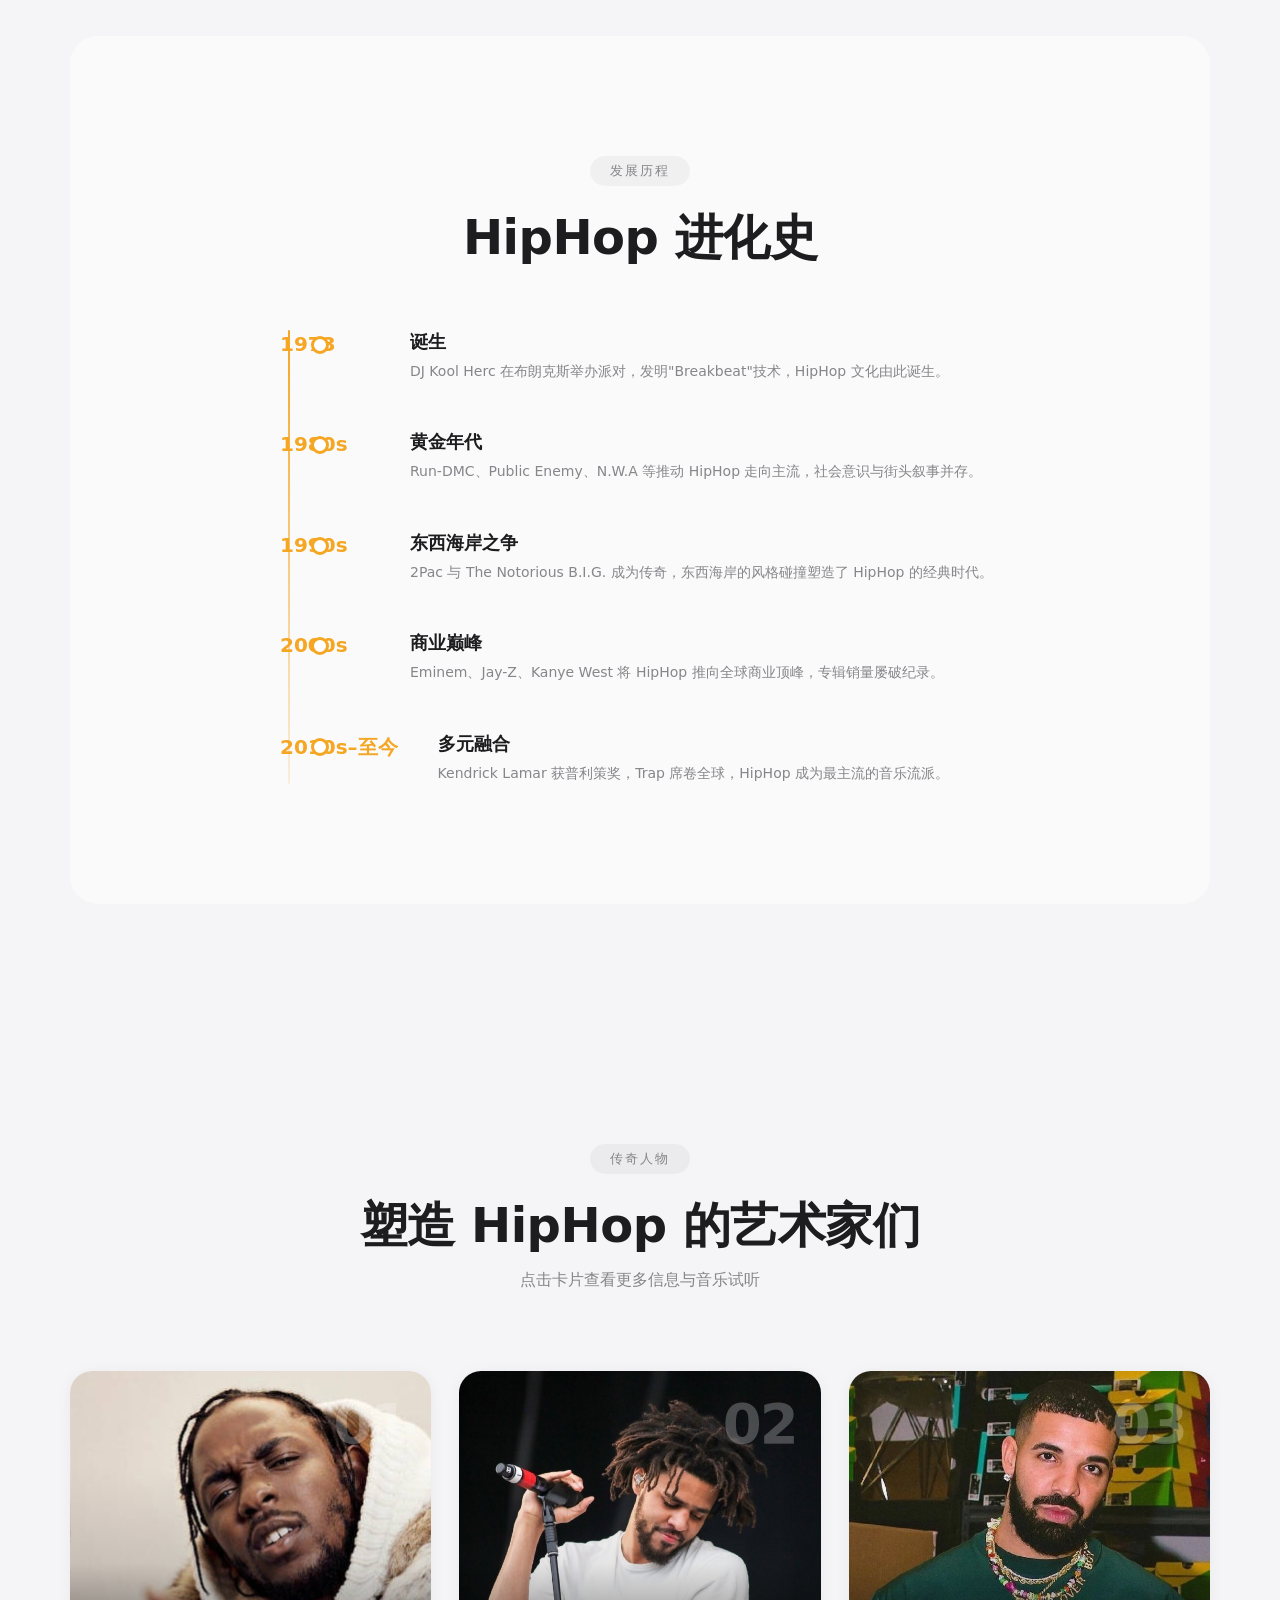
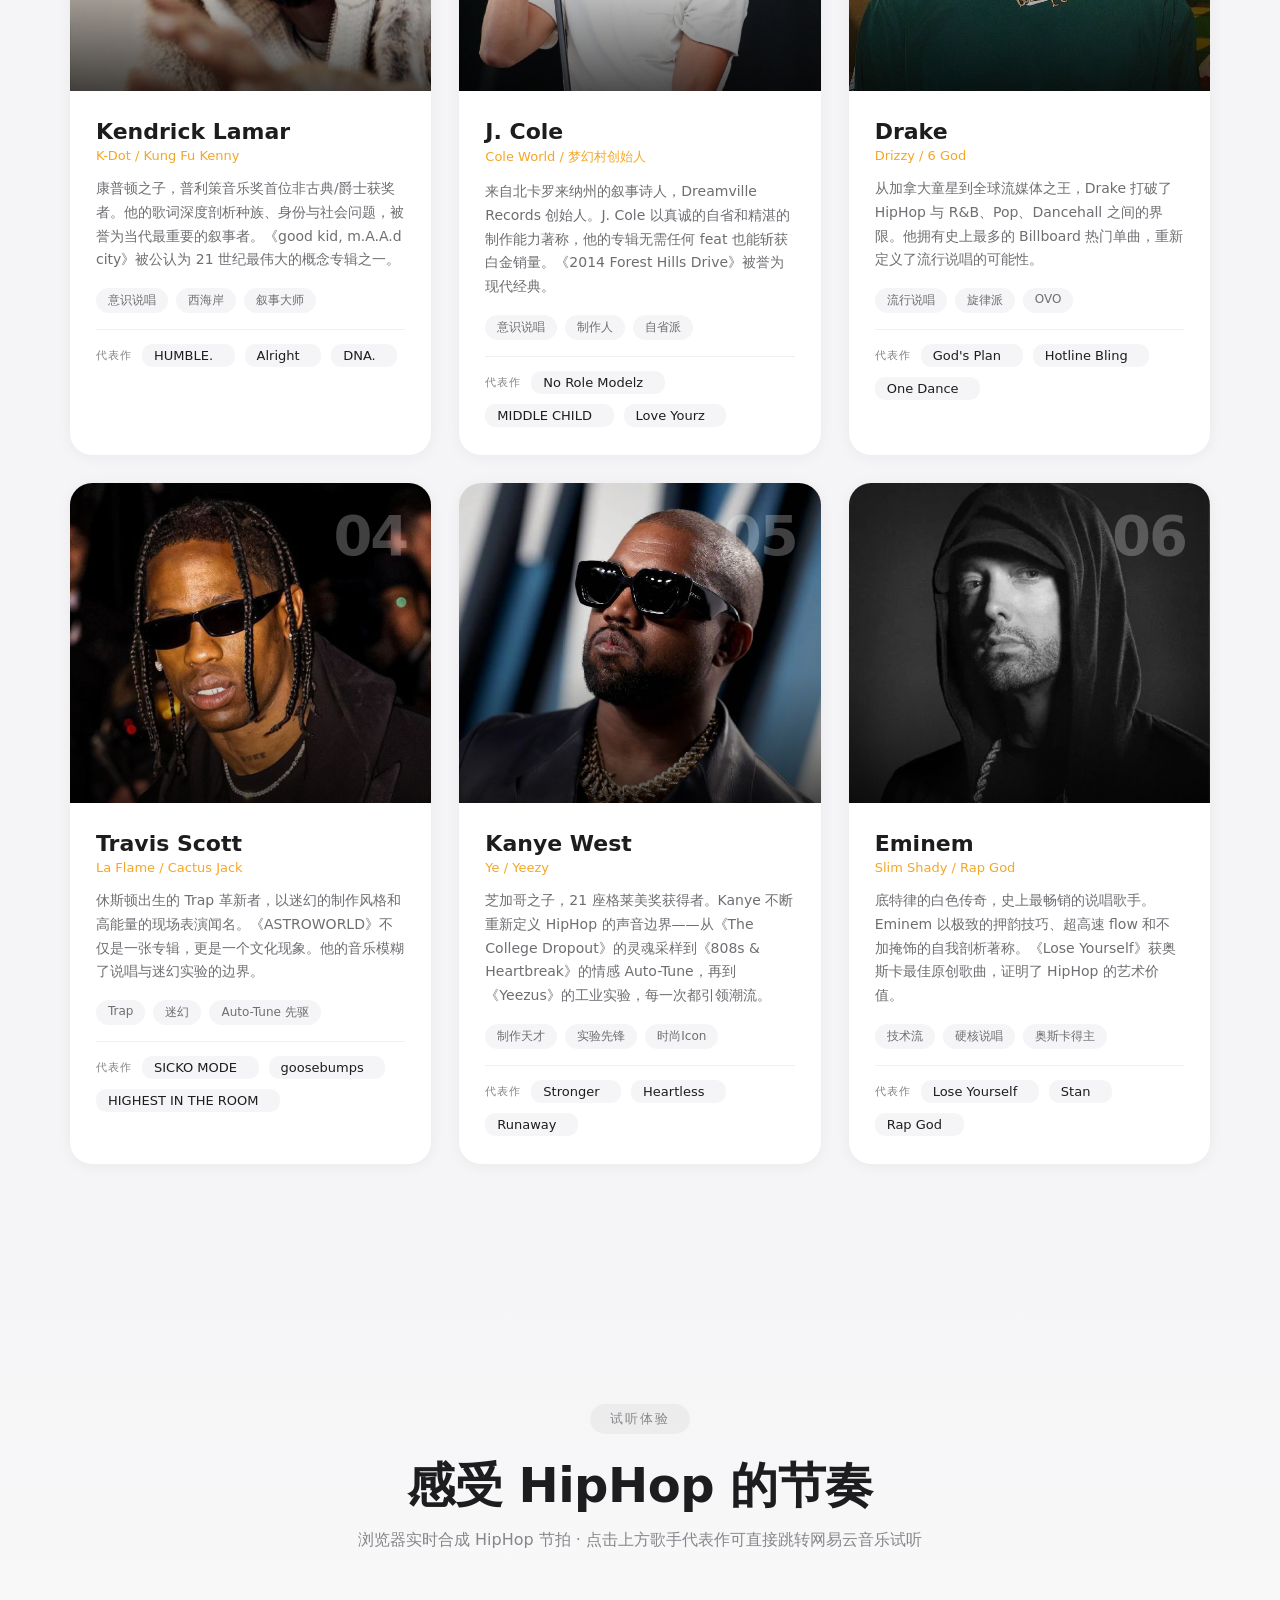
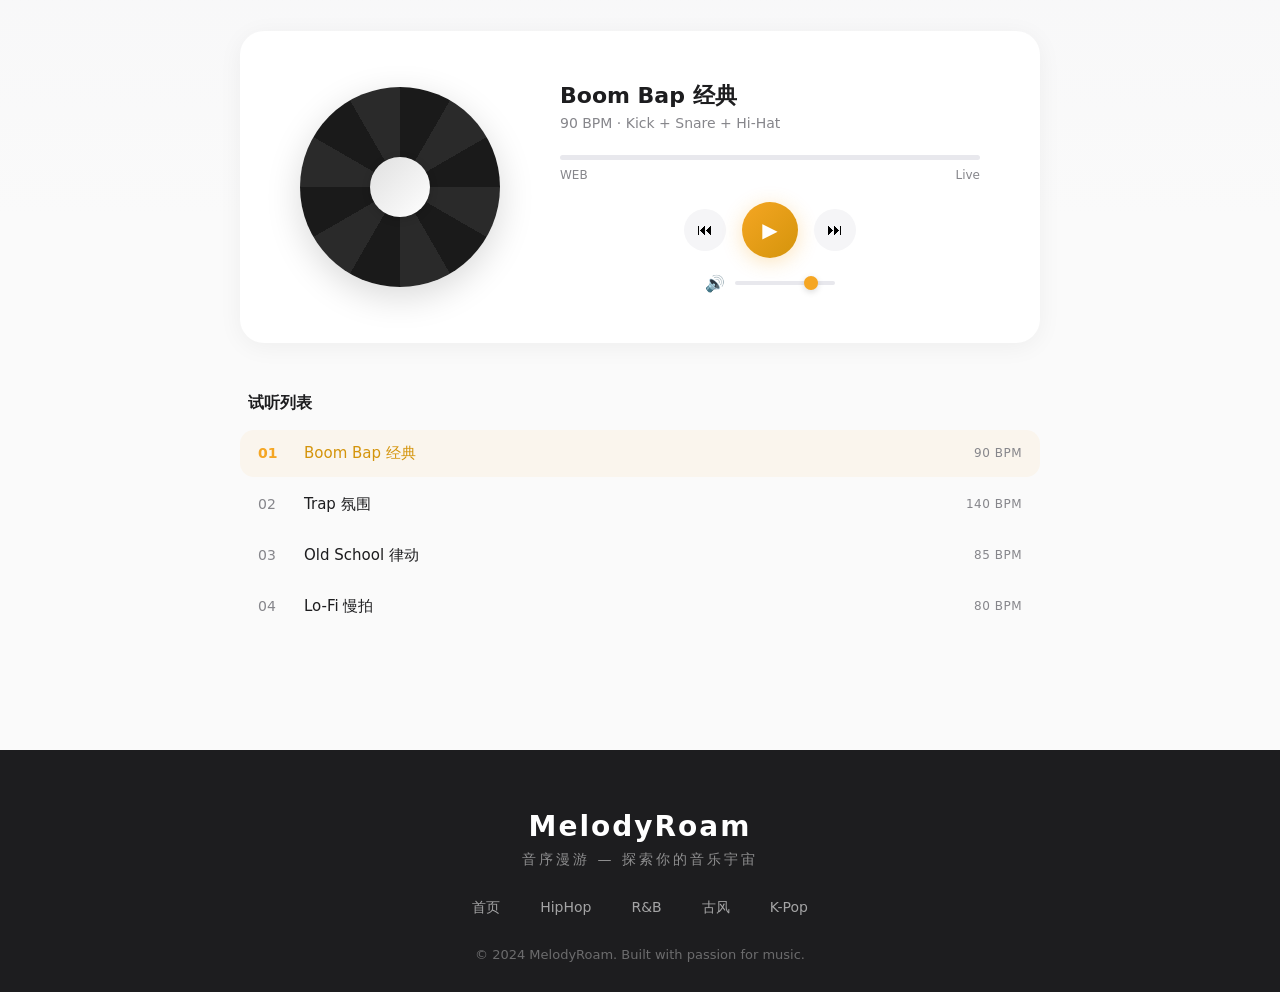
<file: pages/hiphop.html>
<!DOCTYPE html>
<html lang="zh-CN">
<head>
  <meta charset="UTF-8">
  <meta name="viewport" content="width=device-width, initial-scale=1.0">
  <title>HipHop - MelodyRoam 音序漫游</title>
  <link rel="stylesheet" href="../css/common.css">
  <link rel="stylesheet" href="../css/hiphop.css">
</head>
<body>
  <!-- 导航栏 -->
  <nav class="navbar">
    <div class="logo">MelodyRoam 音序漫游</div>
    <div class="nav-links">
      <a href="../index.html">首页</a>
      <a href="hiphop.html" class="active">HipHop</a>
      <a href="rnb.html">R&B</a>
      <a href="gufeng.html">古风</a>
      <a href="kpop.html">K-Pop</a>
    </div>
  </nav>

  <!-- Hero 区域 -->
  <section class="hero">
    <div class="hero-overlay"></div>
    <div class="hero-content">
      <span class="hero-badge">街头之声</span>
      <h1>HipHop</h1>
      <p class="hero-subtitle">街头节奏 · 自由表达 · 真实态度</p>
      <div class="hero-stats">
        <div class="stat"><span class="stat-num">1970s</span><span class="stat-label">起源于纽约布朗克斯</span></div>
        <div class="stat-divider"></div>
        <div class="stat"><span class="stat-num">4</span><span class="stat-label">核心元素：说唱·DJ·霹雳舞·涂鸦</span></div>
        <div class="stat-divider"></div>
        <div class="stat"><span class="stat-num">#1</span><span class="stat-label">全球最受欢迎的音乐流派</span></div>
      </div>
    </div>
    <div class="hero-scroll">
      <span>向下探索</span>
      <div class="scroll-arrow"></div>
    </div>
  </section>

  <!-- HipHop 简介 -->
  <section class="intro section-padding">
    <div class="section-header">
      <span class="section-tag">关于 HipHop</span>
      <h2>从街头到世界的文化浪潮</h2>
    </div>
    <div class="intro-grid">
      <div class="intro-card">
        <div class="intro-icon">🎤</div>
        <h3>说唱 MCing</h3>
        <p>节奏感极强的押韵歌词，从社会批判到个人叙事，用文字传递真实的力量。从 Grandmaster Flash 到 Kendrick Lamar，说唱始终是 HipHop 的灵魂。</p>
      </div>
      <div class="intro-card">
        <div class="intro-icon">🎧</div>
        <h3>打碟 DJing</h3>
        <p>通过唱盘机和混音台创造独特的节奏与音效。DJ Kool Herc 在 1973 年的派对上首次使用两台唱机，开创了"Breakbeat"技术。</p>
      </div>
      <div class="intro-card">
        <div class="intro-icon">💃</div>
        <h3>霹雳舞 Breaking</h3>
        <p>融合了力量、柔韧与创造力的街头舞蹈。2024 年巴黎奥运会正式将霹雳舞纳入比赛项目，标志着这一文化形态的全球认可。</p>
      </div>
      <div class="intro-card">
        <div class="intro-icon">🎨</div>
        <h3>涂鸦 Graffiti</h3>
        <p>用喷漆在城市墙面上留下视觉印记。从纽约地铁到世界各地的街头巷尾，涂鸦艺术已成为当代重要的视觉表达方式。</p>
      </div>
    </div>
  </section>

  <!-- 时间线 -->
  <section class="timeline section-padding">
    <div class="section-header">
      <span class="section-tag">发展历程</span>
      <h2>HipHop 进化史</h2>
    </div>
    <div class="timeline-track">
      <div class="timeline-item">
        <div class="timeline-dot"></div>
        <div class="timeline-year">1973</div>
        <div class="timeline-text">
          <h4>诞生</h4>
          <p>DJ Kool Herc 在布朗克斯举办派对，发明"Breakbeat"技术，HipHop 文化由此诞生。</p>
        </div>
      </div>
      <div class="timeline-item">
        <div class="timeline-dot"></div>
        <div class="timeline-year">1980s</div>
        <div class="timeline-text">
          <h4>黄金年代</h4>
          <p>Run-DMC、Public Enemy、N.W.A 等推动 HipHop 走向主流，社会意识与街头叙事并存。</p>
        </div>
      </div>
      <div class="timeline-item">
        <div class="timeline-dot"></div>
        <div class="timeline-year">1990s</div>
        <div class="timeline-text">
          <h4>东西海岸之争</h4>
          <p>2Pac 与 The Notorious B.I.G. 成为传奇，东西海岸的风格碰撞塑造了 HipHop 的经典时代。</p>
        </div>
      </div>
      <div class="timeline-item">
        <div class="timeline-dot"></div>
        <div class="timeline-year">2000s</div>
        <div class="timeline-text">
          <h4>商业巅峰</h4>
          <p>Eminem、Jay-Z、Kanye West 将 HipHop 推向全球商业顶峰，专辑销量屡破纪录。</p>
        </div>
      </div>
      <div class="timeline-item">
        <div class="timeline-dot"></div>
        <div class="timeline-year">2010s–至今</div>
        <div class="timeline-text">
          <h4>多元融合</h4>
          <p>Kendrick Lamar 获普利策奖，Trap 席卷全球，HipHop 成为最主流的音乐流派。</p>
        </div>
      </div>
    </div>
  </section>

  <!-- 著名说唱歌手 -->
  <section class="artists section-padding">
    <div class="section-header">
      <span class="section-tag">传奇人物</span>
      <h2>塑造 HipHop 的艺术家们</h2>
      <p class="section-desc">点击卡片查看更多信息与音乐试听</p>
    </div>
    <div class="artists-grid">

      <!-- Kendrick Lamar -->
      <div class="artist-card" data-artist="kendrick">
        <div class="artist-visual">
          <div class="artist-img" style="background-image: url('../assets/kendrick.jpg')"></div>
          <div class="artist-img-overlay"></div>
          <div class="artist-rank">01</div>
        </div>
        <div class="artist-info">
          <h3>Kendrick Lamar</h3>
          <span class="artist-alias">K-Dot / Kung Fu Kenny</span>
          <p class="artist-bio">康普顿之子，普利策音乐奖首位非古典/爵士获奖者。他的歌词深度剖析种族、身份与社会问题，被誉为当代最重要的叙事者。《good kid, m.A.A.d city》被公认为 21 世纪最伟大的概念专辑之一。</p>
          <div class="artist-tags">
            <span>意识说唱</span><span>西海岸</span><span>叙事大师</span>
          </div>
          <div class="artist-works">
            <span class="work-label">代表作</span>
            <a href="https://music.163.com/#/song?id=469104548" target="_blank" class="work-item">HUMBLE.</a>
            <a href="https://music.163.com/#/song?id=31010336" target="_blank" class="work-item">Alright</a>
            <a href="https://music.163.com/#/song?id=472045048" target="_blank" class="work-item">DNA.</a>
          </div>
        </div>
      </div>

      <!-- J. Cole -->
      <div class="artist-card" data-artist="jcole">
        <div class="artist-visual">
          <div class="artist-img" style="background-image: url('../assets/jcole.jpg')"></div>
          <div class="artist-img-overlay"></div>
          <div class="artist-rank">02</div>
        </div>
        <div class="artist-info">
          <h3>J. Cole</h3>
          <span class="artist-alias">Cole World / 梦幻村创始人</span>
          <p class="artist-bio">来自北卡罗来纳州的叙事诗人，Dreamville Records 创始人。J. Cole 以真诚的自省和精湛的制作能力著称，他的专辑无需任何 feat 也能斩获白金销量。《2014 Forest Hills Drive》被誉为现代经典。</p>
          <div class="artist-tags">
            <span>意识说唱</span><span>制作人</span><span>自省派</span>
          </div>
          <div class="artist-works">
            <span class="work-label">代表作</span>
            <a href="https://music.163.com/#/song?id=29775430" target="_blank" class="work-item">No Role Modelz</a>
            <a href="https://music.163.com/#/song?id=1341722986" target="_blank" class="work-item">MIDDLE CHILD</a>
            <a href="https://music.163.com/#/song?id=29775436" target="_blank" class="work-item">Love Yourz</a>
          </div>
        </div>
      </div>

      <!-- Drake -->
      <div class="artist-card" data-artist="drake">
        <div class="artist-visual">
          <div class="artist-img" style="background-image: url('../assets/drake.jpg')"></div>
          <div class="artist-img-overlay"></div>
          <div class="artist-rank">03</div>
        </div>
        <div class="artist-info">
          <h3>Drake</h3>
          <span class="artist-alias">Drizzy / 6 God</span>
          <p class="artist-bio">从加拿大童星到全球流媒体之王，Drake 打破了 HipHop 与 R&B、Pop、Dancehall 之间的界限。他拥有史上最多的 Billboard 热门单曲，重新定义了流行说唱的可能性。</p>
          <div class="artist-tags">
            <span>流行说唱</span><span>旋律派</span><span>OVO</span>
          </div>
          <div class="artist-works">
            <span class="work-label">代表作</span>
            <a href="https://music.163.com/#/song?id=534541186" target="_blank" class="work-item">God's Plan</a>
            <a href="https://music.163.com/#/song?id=33599620" target="_blank" class="work-item">Hotline Bling</a>
            <a href="https://music.163.com/#/song?id=409031076" target="_blank" class="work-item">One Dance</a>
          </div>
        </div>
      </div>

      <!-- Travis Scott -->
      <div class="artist-card" data-artist="travis">
        <div class="artist-visual">
          <div class="artist-img" style="background-image: url('../assets/travis.jpg')"></div>
          <div class="artist-img-overlay"></div>
          <div class="artist-rank">04</div>
        </div>
        <div class="artist-info">
          <h3>Travis Scott</h3>
          <span class="artist-alias">La Flame / Cactus Jack</span>
          <p class="artist-bio">休斯顿出生的 Trap 革新者，以迷幻的制作风格和高能量的现场表演闻名。《ASTROWORLD》不仅是一张专辑，更是一个文化现象。他的音乐模糊了说唱与迷幻实验的边界。</p>
          <div class="artist-tags">
            <span>Trap</span><span>迷幻</span><span>Auto-Tune 先驱</span>
          </div>
          <div class="artist-works">
            <span class="work-label">代表作</span>
            <a href="https://music.163.com/#/song?id=1298432425" target="_blank" class="work-item">SICKO MODE</a>
            <a href="https://music.163.com/#/song?id=428642135" target="_blank" class="work-item">goosebumps</a>
            <a href="https://music.163.com/#/song?id=1394994862" target="_blank" class="work-item">HIGHEST IN THE ROOM</a>
          </div>
        </div>
      </div>

      <!-- Kanye West -->
      <div class="artist-card" data-artist="kanye">
        <div class="artist-visual">
          <div class="artist-img" style="background-image: url('../assets/kanye.jpg')"></div>
          <div class="artist-img-overlay"></div>
          <div class="artist-rank">05</div>
        </div>
        <div class="artist-info">
          <h3>Kanye West</h3>
          <span class="artist-alias">Ye / Yeezy</span>
          <p class="artist-bio">芝加哥之子，21 座格莱美奖获得者。Kanye 不断重新定义 HipHop 的声音边界——从《The College Dropout》的灵魂采样到《808s & Heartbreak》的情感 Auto-Tune，再到《Yeezus》的工业实验，每一次都引领潮流。</p>
          <div class="artist-tags">
            <span>制作天才</span><span>实验先锋</span><span>时尚Icon</span>
          </div>
          <div class="artist-works">
            <span class="work-label">代表作</span>
            <a href="https://music.163.com/#/song?id=18969069" target="_blank" class="work-item">Stronger</a>
            <a href="https://music.163.com/#/song?id=18969180" target="_blank" class="work-item">Heartless</a>
            <a href="https://music.163.com/#/song?id=18969210" target="_blank" class="work-item">Runaway</a>
          </div>
        </div>
      </div>

      <!-- Eminem -->
      <div class="artist-card" data-artist="eminem">
        <div class="artist-visual">
          <div class="artist-img" style="background-image: url('../assets/eminem.jpg')"></div>
          <div class="artist-img-overlay"></div>
          <div class="artist-rank">06</div>
        </div>
        <div class="artist-info">
          <h3>Eminem</h3>
          <span class="artist-alias">Slim Shady / Rap God</span>
          <p class="artist-bio">底特律的白色传奇，史上最畅销的说唱歌手。Eminem 以极致的押韵技巧、超高速 flow 和不加掩饰的自我剖析著称。《Lose Yourself》获奥斯卡最佳原创歌曲，证明了 HipHop 的艺术价值。</p>
          <div class="artist-tags">
            <span>技术流</span><span>硬核说唱</span><span>奥斯卡得主</span>
          </div>
          <div class="artist-works">
            <span class="work-label">代表作</span>
            <a href="https://music.163.com/#/song?id=5052317" target="_blank" class="work-item">Lose Yourself</a>
            <a href="https://music.163.com/#/song?id=17572422" target="_blank" class="work-item">Stan</a>
            <a href="https://music.163.com/#/song?id=27853227" target="_blank" class="work-item">Rap God</a>
          </div>
        </div>
      </div>

    </div>
  </section>

  <!-- 音乐试听 -->
  <section class="demo section-padding">
    <div class="section-header">
      <span class="section-tag">试听体验</span>
      <h2>感受 HipHop 的节奏</h2>
      <p class="section-desc">浏览器实时合成 HipHop 节拍 · 点击上方歌手代表作可直接跳转网易云音乐试听</p>
    </div>
    <div class="demo-player">
      <div class="player-visual">
        <div class="vinyl-disc" id="vinyl"></div>
      </div>
      <div class="player-controls">
        <div class="track-info">
          <h3 id="trackTitle">Boom Bap 经典</h3>
          <p id="trackDesc">90 BPM · Kick + Snare + Hi-Hat</p>
        </div>
        <div class="progress-bar" id="progressBar">
          <div class="progress-fill" id="progressFill"></div>
        </div>
        <div class="time-display">
          <span id="currentTime">0:00</span>
          <span id="duration">0:00</span>
        </div>
        <div class="control-buttons">
          <button class="ctrl-btn" id="prevBtn" title="上一首">⏮</button>
          <button class="ctrl-btn ctrl-play" id="playBtn" title="播放">▶</button>
          <button class="ctrl-btn" id="nextBtn" title="下一首">⏭</button>
        </div>
        <div class="volume-control">
          <span class="volume-icon">🔊</span>
          <input type="range" id="volumeSlider" min="0" max="100" value="70" class="volume-slider">
        </div>
      </div>
    </div>
    <div class="playlist">
      <h4>试听列表</h4>
      <div class="playlist-items">
        <div class="playlist-item active" data-beat="boombap">
          <span class="pl-num">01</span>
          <span class="pl-title">Boom Bap 经典</span>
          <span class="pl-bpm">90 BPM</span>
        </div>
        <div class="playlist-item" data-beat="trap">
          <span class="pl-num">02</span>
          <span class="pl-title">Trap 氛围</span>
          <span class="pl-bpm">140 BPM</span>
        </div>
        <div class="playlist-item" data-beat="oldschool">
          <span class="pl-num">03</span>
          <span class="pl-title">Old School 律动</span>
          <span class="pl-bpm">85 BPM</span>
        </div>
        <div class="playlist-item" data-beat="lofi">
          <span class="pl-num">04</span>
          <span class="pl-title">Lo-Fi 慢拍</span>
          <span class="pl-bpm">80 BPM</span>
        </div>
      </div>
    </div>
  </section>

  <!-- 页脚 -->
  <footer class="footer">
    <div class="footer-content">
      <div class="footer-brand">
        <span class="footer-logo">MelodyRoam</span>
        <span class="footer-sub">音序漫游 — 探索你的音乐宇宙</span>
      </div>
      <div class="footer-links">
        <a href="../index.html">首页</a>
        <a href="hiphop.html">HipHop</a>
        <a href="rnb.html">R&B</a>
        <a href="gufeng.html">古风</a>
        <a href="kpop.html">K-Pop</a>
      </div>
      <p class="footer-copy">&copy; 2024 MelodyRoam. Built with passion for music.</p>
    </div>
  </footer>

  <script src="../js/common.js"></script>
  <script src="../js/hiphop.js"></script>
</body>
</html>
</file>
<file: css/common.css>
* {
  margin: 0;
  padding: 0;
  box-sizing: border-box;
  font-family: system-ui, -apple-system, sans-serif;
}

body {
  background: #f5f5f7;
  overflow-x: hidden;
}

/* 导航栏 */
.navbar {
  position: fixed;
  top: 0;
  left: 0;
  width: 100%;
  height: 72px;
  padding: 0 70px;
  background: rgba(255, 255, 255, 0.35);
  backdrop-filter: blur(20px);
  -webkit-backdrop-filter: blur(20px);
  display: flex;
  justify-content: space-between;
  align-items: center;
  z-index: 999;
  border-bottom: 1px solid rgba(0, 0, 0, 0.08);
  box-shadow: 0 2px 25px rgba(0, 0, 0, 0.04);
}

.logo {
  font-size: 23px;
  font-weight: 600;
  color: #1d1d1f;
  letter-spacing: 1px;
}

.nav-links {
  display: flex;
  gap: 50px;
}

.nav-links a {
  text-decoration: none;
  color: #424245;
  font-size: 16px;
  font-weight: 500;
  position: relative;
  transition: color 0.3s ease;
}

.nav-links a::after {
  content: '';
  position: absolute;
  left: 0;
  bottom: -8px;
  width: 0;
  height: 3px;
  border-radius: 3px;
  background: #1d1d1f;
  transition: width 0.3s ease;
}

.nav-links a:hover {
  color: #000;
}

.nav-links a:hover::after,
.nav-links a.active::after {
  width: 100%;
}

.nav-links a.active {
  color: #000;
}

/* 封面墙 */
.cover-wall {
  position: relative;
  min-height: 100vh;
  padding-top: 72px;
  overflow: hidden;
}

/* 背景容器 */
.static-covers {
  position: absolute;
  top: 0;
  left: 0;
  width: 100%;
  height: 100%;
  z-index: 1;
  opacity: 0.52;
}

/* 背景每张图片 加平滑过渡 */
.static-cover {
  position: absolute;
  width: 240px;
  height: 240px;
  border-radius: 14px;
  background-size: cover;
  background-position: center;
  box-shadow: 0 6px 18px rgba(0,0,0,0.08);
  transition: all 0.6s cubic-bezier(0.2,0,0.2,1);
}

/* 照片位置 */
.s1  { top:5%;   left:1%;  }
.s2  { top:8%;   left:15%; }
.s3  { top:3%;   left:28%; }
.s4  { top:10%;  left:42%; }
.s5  { top:6%;   left:55%; }
.s6  { top:12%;  left:68%; }
.s7  { top:5%;   left:82%; }
.s8  { top:4%;   left:92%; }

.s9  { top:25%;  left:5%;  }
.s10 { top:22%;  left:18%; }
.s11 { top:28%;  left:32%; }
.s12 { top:24%;  left:45%; }
.s13 { top:30%;  left:58%; }
.s14 { top:26%;  left:72%; }
.s15 { top:29%;  left:85%; }
.s16 { top:23%;  left:94%; }

.s17 { top:45%;  left:3%;  }
.s18 { top:42%;  left:16%; }
.s19 { top:48%;  left:29%; }
.s20 { top:44%;  left:43%; }
.s21 { top:50%;  left:56%; }
.s22 { top:46%;  left:69%; }
.s23 { top:49%;  left:83%; }
.s24 { top:41%;  left:93%; }

.s25 { top:65%;  left:4%;  }
.s26 { top:62%;  left:17%; }
.s27 { top:68%;  left:31%; }
.s28 { top:64%;  left:44%; }
.s29 { top:70%;  left:57%; }
.s30 { top:66%;  left:71%; }
.s31 { top:73%;  left:85%; }
.s32 { top:79%;  left:98%; }
.s33 { top:86%;  left:102%; }
.s34 { top:93%;  left:116%; }
.s35 { top:100%;  left:120%; }
.s36 { top:107%;  left:134%; }
.s37 { top:114%;  left:148%; }
.s38 { top:121%;  left:162%; }
.s39 { top:128%;  left:176%; }
.s40 { top:135%;  left:190%; }
.s41 { top:142%;  left:204%; }








/* 背景图路径 */
.s1  { background-image: url("../assets/index-bg.jpg");  }
.s2  { background-image: url("../assets/index2-bg.jpg");  }
.s3  { background-image: url("../assets/index3-bg.jpg");  }
.s4  { background-image: url("../assets/index4-bg.jpg");  }
.s5  { background-image: url("../assets/index5-bg.jpg");  }
.s6  { background-image: url("../assets/index6-bg.jpg");  }
.s7  { background-image: url("../assets/index7-bg.jpg");  }
.s8  { background-image: url("../assets/index8-bg.jpg");  }
.s9  { background-image: url("../assets/index9-bg.jpg");  }
.s10 { background-image: url("../assets/index10-bg.jpg"); }
.s11 { background-image: url("../assets/index11-bg.jpg"); }
.s12 { background-image: url("../assets/index12-bg.jpg"); }
.s13 { background-image: url("../assets/index13-bg.jpg"); }
.s14 { background-image: url("../assets/index14-bg.jpg"); }
.s15 { background-image: url("../assets/index15-bg.jpg"); }
.s16 { background-image: url("../assets/index16-bg.jpg"); }
.s17 { background-image: url("../assets/index17-bg.jpg"); }
.s18 { background-image: url("../assets/index18-bg.jpg"); }
.s19 { background-image: url("../assets/index19-bg.jpg"); }
.s20 { background-image: url("../assets/index20-bg.jpg"); }
.s21 { background-image: url("../assets/index21-bg.jpg"); }
.s22 { background-image: url("../assets/index22-bg.jpg"); }
.s23 { background-image: url("../assets/index23-bg.jpg"); }
.s24 { background-image: url("../assets/index41-bg.jpg"); }
.s25 { background-image: url("../assets/index25-bg.jpg"); }
.s26 { background-image: url("../assets/index26-bg.jpg"); }
.s27 { background-image: url("../assets/index27-bg.jpg"); }
.s28 { background-image: url("../assets/index28-bg.jpg"); }
.s29 { background-image: url("../assets/index29-bg.jpg"); }
.s30 { background-image: url("../assets/index30-bg.jpg"); }
.s31 { background-image: url("../assets/index31-bg.jpg"); }
.s32 { background-image: url("../assets/index32-bg.jpg"); }
.s33 { background-image: url("../assets/index33-bg.jpg"); }
.s34 { background-image: url("../assets/index34-bg.jpg"); }
.s35 { background-image: url("../assets/index35-bg.jpg"); } 
.s36 { background-image: url("../assets/index36-bg.jpg"); }
.s37 { background-image: url("../assets/index37-bg.jpg"); }
.s38 { background-image: url("../assets/index38-bg.jpg"); }
.s39 { background-image: url("../assets/index39-bg.jpg"); }
.s40 { background-image: url("../assets/index40-bg.jpg"); }
.s41 { background-image: url("../assets/index41-bg.jpg"); }


/* 中间主题封面 */
.dynamic-covers {
  position: absolute;
  top: 0;
  left: 0;
  width: 100%;
  height: 100%;
  z-index: 2;
}

.dynamic-cover {
  position: absolute;
  border-radius: 20px;
  background-size: cover;
  background-position: center;
  box-shadow: 0 10px 35px rgba(0,0,0,0.15);
  transition: all 0.6s cubic-bezier(0.2,0,0.2,1);
  overflow: hidden;
  text-decoration: none;
}

.main-cover {
  width: 360px;
  height: 360px;
  top: 50%;
  left: 50%;
  transform: translate(-50%, -50%);
  z-index: 5;
}

.sub-cover {
  width: 170px;
  height: 170px;
  z-index: 3;
}

.rnb { top: 20%; right: 25%; }
.cpop { bottom: 20%; left: 20%; }
.kpop { bottom: 15%; right: 15%; }

.hiphop { background-image: url("../assets/index42-bg.jpg"); }
.rnb    { background-image: url("../assets/index43-bg.jpg"); }
.cpop   { background-image: url("../assets/index24-bg.jpg"); }
.kpop   { background-image: url("../assets/index44-bg.jpg"); }

.dynamic-cover::before {
  content: '';
  position: absolute;
  inset: 0;
  background: linear-gradient(to bottom, rgba(0,0,0,0.02), rgba(0,0,0,0.55));
}

.cover-content {
  position: absolute;
  bottom: 25px;
  left: 25px;
  color: #fff;
  z-index: 6;
}

.cover-content h3 {
  font-size: 26px;
  font-weight: 600;
  margin-bottom: 6px;
  text-shadow: 0 2px 10px rgba(0,0,0,0.3);
}

.cover-content p {
  font-size: 14px;
  opacity: 0.9;
  text-shadow: 0 1px 6px rgba(0,0,0,0.2);
}

.dynamic-cover:hover {
  transform: translate(-50%, -50%) scale(1.08);
  box-shadow: 0 18px 50px rgba(0,0,0,0.2);
  z-index: 10;
}

.sub-cover:hover {
  transform: scale(1.12);
}

/* 底部文字*/
.wall-text {
  position: absolute;
  bottom: 45px;
  left: 50%;
  transform: translateX(-50%);
  z-index: 2;
  text-align: center;
}

.heart-icon {
  font-size: 22px;
  margin-bottom: 14px;
  display: block;
  color: #1d1d1f;
  opacity: 0.7;
}

.wall-text h2 {
  font-family: 'SF Pro Display', 'Inter', sans-serif;
  font-size: 38px;
  font-weight: 700;
  color: #1d1d1f;
  letter-spacing: 8px;
  word-spacing: 35px;
  text-transform: uppercase;
  opacity: 0.85;
  transition: all 0.3s ease;
}

.wall-text h2:hover {
  opacity: 1;
  letter-spacing: 10px;
}

/* 移动端适配 */
@media (max-width: 768px) {
  .navbar {
    padding: 0 20px;
    height: 66px;
  }
  .nav-links {
    gap: 22px;
  }
  .main-cover {
    width: 260px;
    height: 260px;
  }
  .sub-cover {
    width: 130px;
    height: 130px;
  }
  .wall-text h2 {
    font-size: 26px;
    letter-spacing: 5px;
    word-spacing: 20px;
  }
}
</file>
<file: css/hiphop.css>
/* ========== HipHop 页面专属样式 ========== */

:root {
  --hiphop-accent: #f5a623;
  --hiphop-dark: #1a1a1a;
  --hiphop-gold: #d4940b;
}

/* ========== Hero 区域 ========== */
.hero {
  position: relative;
  height: 100vh;
  min-height: 700px;
  display: flex;
  align-items: center;
  justify-content: center;
  background: linear-gradient(135deg, #1a1a2e 0%, #16213e 30%, #0f3460 60%, #1a1a1a 100%);
  overflow: hidden;
}

.hero::before {
  content: '';
  position: absolute;
  inset: 0;
  background:
    radial-gradient(circle at 20% 50%, rgba(245, 166, 35, 0.08) 0%, transparent 70%),
    radial-gradient(circle at 80% 30%, rgba(245, 166, 35, 0.05) 0%, transparent 60%),
    radial-gradient(circle at 50% 80%, rgba(15, 52, 96, 0.4) 0%, transparent 60%);
  z-index: 0;
}

/* 背景装饰线条 */
.hero::after {
  content: '';
  position: absolute;
  inset: 0;
  background-image:
    repeating-linear-gradient(0deg, transparent, transparent 40px, rgba(255,255,255,0.015) 40px, rgba(255,255,255,0.015) 41px),
    repeating-linear-gradient(90deg, transparent, transparent 60px, rgba(255,255,255,0.01) 60px, rgba(255,255,255,0.01) 61px);
  z-index: 0;
}

.hero-overlay {
  display: none;
}

.hero-content {
  position: relative;
  z-index: 2;
  text-align: center;
  max-width: 800px;
  padding: 0 40px;
}

.hero-badge {
  display: inline-block;
  padding: 8px 24px;
  border: 1px solid rgba(245, 166, 35, 0.4);
  border-radius: 30px;
  color: var(--hiphop-accent);
  font-size: 14px;
  font-weight: 500;
  letter-spacing: 3px;
  text-transform: uppercase;
  margin-bottom: 30px;
  backdrop-filter: blur(10px);
  background: rgba(245, 166, 35, 0.06);
}

.hero h1 {
  font-family: 'SF Pro Display', 'Inter', system-ui, sans-serif;
  font-size: clamp(64px, 10vw, 120px);
  font-weight: 800;
  color: #fff;
  letter-spacing: -2px;
  line-height: 1.1;
  margin-bottom: 20px;
}

.hero-subtitle {
  font-size: 20px;
  color: rgba(255, 255, 255, 0.7);
  font-weight: 400;
  letter-spacing: 4px;
  margin-bottom: 50px;
}

.hero-stats {
  display: flex;
  align-items: center;
  justify-content: center;
  gap: 30px;
  flex-wrap: wrap;
}

.stat {
  text-align: center;
}

.stat-num {
  display: block;
  font-size: 28px;
  font-weight: 700;
  color: #fff;
  margin-bottom: 6px;
}

.stat-label {
  font-size: 13px;
  color: rgba(255, 255, 255, 0.55);
  letter-spacing: 1px;
}

.stat-divider {
  width: 1px;
  height: 40px;
  background: rgba(255, 255, 255, 0.15);
}

.hero-scroll {
  position: absolute;
  bottom: 40px;
  left: 50%;
  transform: translateX(-50%);
  z-index: 2;
  display: flex;
  flex-direction: column;
  align-items: center;
  gap: 10px;
  color: rgba(255, 255, 255, 0.4);
  font-size: 12px;
  letter-spacing: 2px;
  animation: floatDown 2s ease-in-out infinite;
}

.scroll-arrow {
  width: 20px;
  height: 20px;
  border-right: 1.5px solid rgba(255, 255, 255, 0.4);
  border-bottom: 1.5px solid rgba(255, 255, 255, 0.4);
  transform: rotate(45deg);
}

@keyframes floatDown {
  0%, 100% { transform: translateX(-50%) translateY(0); }
  50% { transform: translateX(-50%) translateY(10px); }
}

/* ========== 通用区域样式 ========== */
.section-padding {
  padding: 120px 70px;
  max-width: 1400px;
  margin: 0 auto;
}

.section-header {
  text-align: center;
  margin-bottom: 80px;
}

.section-tag {
  display: inline-block;
  padding: 6px 20px;
  background: rgba(0, 0, 0, 0.04);
  border-radius: 20px;
  font-size: 13px;
  color: #86868b;
  letter-spacing: 2px;
  text-transform: uppercase;
  margin-bottom: 20px;
}

.section-header h2 {
  font-family: 'SF Pro Display', 'Inter', system-ui, sans-serif;
  font-size: clamp(32px, 5vw, 48px);
  font-weight: 700;
  color: #1d1d1f;
  letter-spacing: -0.5px;
  margin-bottom: 12px;
}

.section-desc {
  font-size: 16px;
  color: #86868b;
  margin-top: 12px;
}

/* ========== 简介卡片 ========== */
.intro-grid {
  display: grid;
  grid-template-columns: repeat(4, 1fr);
  gap: 24px;
}

.intro-card {
  background: #fff;
  border-radius: 20px;
  padding: 40px 28px;
  text-align: center;
  box-shadow: 0 2px 12px rgba(0, 0, 0, 0.04);
  transition: all 0.4s cubic-bezier(0.2, 0, 0.2, 1);
  cursor: default;
}

.intro-card:hover {
  transform: translateY(-6px);
  box-shadow: 0 12px 35px rgba(0, 0, 0, 0.08);
}

.intro-icon {
  font-size: 40px;
  margin-bottom: 20px;
}

.intro-card h3 {
  font-size: 18px;
  font-weight: 600;
  color: #1d1d1f;
  margin-bottom: 12px;
}

.intro-card p {
  font-size: 14px;
  color: #86868b;
  line-height: 1.7;
}

/* ========== 时间线 ========== */
.timeline {
  background: #fafafa;
  border-radius: 28px;
  margin: 0 70px 120px;
  max-width: calc(1400px - 140px);
}

.timeline .section-header {
  margin-bottom: 60px;
}

.timeline-track {
  position: relative;
  max-width: 800px;
  margin: 0 auto;
  padding-left: 40px;
}

.timeline-track::before {
  content: '';
  position: absolute;
  left: 48px;
  top: 0;
  bottom: 0;
  width: 2px;
  background: linear-gradient(to bottom, var(--hiphop-accent), rgba(245, 166, 35, 0.15));
  border-radius: 1px;
}

.timeline-item {
  position: relative;
  display: flex;
  gap: 40px;
  padding-bottom: 48px;
}

.timeline-item:last-child {
  padding-bottom: 0;
}

.timeline-dot {
  position: absolute;
  left: 40px;
  top: 6px;
  width: 18px;
  height: 18px;
  border-radius: 50%;
  background: #fff;
  border: 3px solid var(--hiphop-accent);
  transform: translateX(-50%);
  z-index: 2;
  transition: all 0.3s ease;
}

.timeline-item:hover .timeline-dot {
  background: var(--hiphop-accent);
  box-shadow: 0 0 20px rgba(245, 166, 35, 0.3);
}

.timeline-year {
  font-family: 'SF Pro Display', 'Inter', system-ui, sans-serif;
  font-size: 20px;
  font-weight: 700;
  color: var(--hiphop-accent);
  min-width: 90px;
  padding-top: 2px;
}

.timeline-text h4 {
  font-size: 18px;
  font-weight: 600;
  color: #1d1d1f;
  margin-bottom: 6px;
}

.timeline-text p {
  font-size: 14px;
  color: #86868b;
  line-height: 1.6;
}

/* ========== 艺术家卡片 ========== */
.artists-grid {
  display: grid;
  grid-template-columns: repeat(3, 1fr);
  gap: 28px;
}

.artist-card {
  background: #fff;
  border-radius: 22px;
  overflow: hidden;
  box-shadow: 0 2px 15px rgba(0, 0, 0, 0.05);
  transition: all 0.5s cubic-bezier(0.2, 0, 0.2, 1);
  cursor: pointer;
}

.artist-card:hover {
  transform: translateY(-10px);
  box-shadow: 0 20px 50px rgba(0, 0, 0, 0.1);
}

.artist-visual {
  position: relative;
  height: 320px;
  overflow: hidden;
}

.artist-img {
  width: 100%;
  height: 100%;
  background-size: cover;
  background-position: center top;
  transition: transform 0.6s cubic-bezier(0.2, 0, 0.2, 1);
}

.artist-card:hover .artist-img {
  transform: scale(1.06);
}

.artist-img-overlay {
  position: absolute;
  inset: 0;
  background: linear-gradient(to top, rgba(0,0,0,0.7) 0%, rgba(0,0,0,0.1) 40%, transparent 70%);
}

.artist-rank {
  position: absolute;
  top: 20px;
  right: 24px;
  font-family: 'SF Pro Display', 'Inter', system-ui, sans-serif;
  font-size: 56px;
  font-weight: 800;
  color: rgba(255, 255, 255, 0.25);
  letter-spacing: -2px;
}

.artist-info {
  padding: 28px 26px;
}

.artist-info h3 {
  font-size: 22px;
  font-weight: 700;
  color: #1d1d1f;
  margin-bottom: 4px;
}

.artist-alias {
  display: block;
  font-size: 13px;
  color: var(--hiphop-accent);
  margin-bottom: 14px;
  font-weight: 500;
}

.artist-bio {
  font-size: 14px;
  color: #6e6e73;
  line-height: 1.7;
  margin-bottom: 16px;
}

.artist-tags {
  display: flex;
  flex-wrap: wrap;
  gap: 8px;
  margin-bottom: 16px;
}

.artist-tags span {
  padding: 4px 12px;
  background: #f5f5f7;
  border-radius: 14px;
  font-size: 12px;
  color: #6e6e73;
  transition: all 0.3s ease;
}

.artist-card:hover .artist-tags span {
  background: rgba(245, 166, 35, 0.08);
  color: var(--hiphop-gold);
}

.artist-works {
  display: flex;
  align-items: center;
  gap: 10px;
  flex-wrap: wrap;
  padding-top: 14px;
  border-top: 1px solid #f0f0f0;
}

.work-label {
  font-size: 11px;
  color: #86868b;
  text-transform: uppercase;
  letter-spacing: 1px;
}

.work-item {
  font-size: 13px;
  color: #1d1d1f;
  font-weight: 500;
  padding: 4px 12px;
  background: #f5f5f7;
  border-radius: 10px;
  text-decoration: none;
  transition: all 0.3s ease;
  cursor: pointer;
}

.work-item:hover {
  background: var(--hiphop-accent);
  color: #fff;
  transform: translateY(-1px);
}

.work-item::after {
  content: ' ♪';
  font-size: 10px;
  opacity: 0;
  transition: opacity 0.3s ease;
}

.work-item:hover::after {
  opacity: 1;
}

/* ========== 音乐播放器 ========== */
.demo {
  background: linear-gradient(to bottom, transparent 0%, #fafafa 50%);
}

.demo-player {
  display: flex;
  align-items: center;
  gap: 60px;
  max-width: 800px;
  margin: 0 auto 50px;
  background: #fff;
  border-radius: 24px;
  padding: 50px 60px;
  box-shadow: 0 4px 25px rgba(0, 0, 0, 0.05);
}

.player-visual {
  flex-shrink: 0;
}

.vinyl-disc {
  width: 200px;
  height: 200px;
  border-radius: 50%;
  background: conic-gradient(
    #1a1a1a 0deg 30deg, #2a2a2a 30deg 60deg,
    #1a1a1a 60deg 90deg, #2a2a2a 90deg 120deg,
    #1a1a1a 120deg 150deg, #2a2a2a 150deg 180deg,
    #1a1a1a 180deg 210deg, #2a2a2a 210deg 240deg,
    #1a1a1a 240deg 270deg, #2a2a2a 270deg 300deg,
    #1a1a1a 300deg 330deg, #2a2a2a 330deg 360deg
  );
  display: flex;
  align-items: center;
  justify-content: center;
  box-shadow: 0 10px 35px rgba(0, 0, 0, 0.15);
  transition: all 0.3s ease;
}

.vinyl-disc::after {
  content: '';
  width: 60px;
  height: 60px;
  border-radius: 50%;
  background: linear-gradient(135deg, #e0e0e0, #fff);
  box-shadow: 0 2px 8px rgba(0,0,0,0.15);
}

.vinyl-disc.playing {
  animation: spin 3s linear infinite;
}

@keyframes spin {
  from { transform: rotate(0deg); }
  to { transform: rotate(360deg); }
}

.player-controls {
  flex: 1;
  min-width: 0;
}

.track-info h3 {
  font-size: 22px;
  font-weight: 600;
  color: #1d1d1f;
  margin-bottom: 4px;
}

.track-info p {
  font-size: 14px;
  color: #86868b;
  margin-bottom: 24px;
}

.progress-bar {
  width: 100%;
  height: 5px;
  background: #e8e8ed;
  border-radius: 3px;
  margin-bottom: 8px;
  cursor: pointer;
  transition: height 0.2s ease;
}

.progress-bar:hover {
  height: 7px;
}

.progress-fill {
  height: 100%;
  background: linear-gradient(to right, var(--hiphop-accent), var(--hiphop-gold));
  border-radius: 3px;
  width: 0%;
  transition: width 0.1s linear;
}

.time-display {
  display: flex;
  justify-content: space-between;
  font-size: 12px;
  color: #86868b;
  margin-bottom: 20px;
}

.control-buttons {
  display: flex;
  align-items: center;
  justify-content: center;
  gap: 16px;
  margin-bottom: 16px;
}

.ctrl-btn {
  width: 42px;
  height: 42px;
  border-radius: 50%;
  border: none;
  background: #f5f5f7;
  font-size: 16px;
  cursor: pointer;
  transition: all 0.3s ease;
  display: flex;
  align-items: center;
  justify-content: center;
}

.ctrl-btn:hover {
  background: #e8e8ed;
  transform: scale(1.05);
}

.ctrl-play {
  width: 56px;
  height: 56px;
  background: linear-gradient(135deg, var(--hiphop-accent), var(--hiphop-gold));
  color: #fff;
  font-size: 20px;
  box-shadow: 0 4px 20px rgba(245, 166, 35, 0.3);
}

.ctrl-play:hover {
  background: linear-gradient(135deg, var(--hiphop-gold), #c47d08);
  box-shadow: 0 6px 28px rgba(245, 166, 35, 0.4);
}

.volume-control {
  display: flex;
  align-items: center;
  justify-content: center;
  gap: 10px;
}

.volume-icon {
  font-size: 16px;
}

.volume-slider {
  width: 100px;
  height: 4px;
  -webkit-appearance: none;
  appearance: none;
  background: #e8e8ed;
  border-radius: 2px;
  outline: none;
  cursor: pointer;
}

.volume-slider::-webkit-slider-thumb {
  -webkit-appearance: none;
  width: 14px;
  height: 14px;
  border-radius: 50%;
  background: var(--hiphop-accent);
  cursor: pointer;
  box-shadow: 0 2px 6px rgba(0,0,0,0.15);
}

/* ========== 播放列表 ========== */
.playlist {
  max-width: 800px;
  margin: 0 auto;
}

.playlist h4 {
  font-size: 16px;
  font-weight: 600;
  color: #1d1d1f;
  margin-bottom: 16px;
  padding-left: 8px;
}

.playlist-items {
  display: flex;
  flex-direction: column;
  gap: 4px;
}

.playlist-item {
  display: flex;
  align-items: center;
  gap: 16px;
  padding: 14px 18px;
  border-radius: 14px;
  cursor: pointer;
  transition: all 0.3s ease;
}

.playlist-item:hover {
  background: rgba(0, 0, 0, 0.03);
}

.playlist-item.active {
  background: rgba(245, 166, 35, 0.06);
}

.playlist-item.active .pl-num {
  color: var(--hiphop-accent);
  font-weight: 600;
}

.pl-num {
  font-size: 14px;
  color: #86868b;
  min-width: 30px;
  font-weight: 500;
}

.pl-title {
  flex: 1;
  font-size: 15px;
  color: #1d1d1f;
  font-weight: 500;
}

.playlist-item.active .pl-title {
  color: var(--hiphop-gold);
}

.pl-bpm {
  font-size: 12px;
  color: #86868b;
  min-width: 55px;
  text-align: right;
  font-weight: 500;
  letter-spacing: 0.5px;
}

/* ========== 页脚 ========== */
.footer {
  background: #1d1d1f;
  padding: 60px 70px 30px;
  color: #fff;
}

.footer-content {
  max-width: 1400px;
  margin: 0 auto;
  text-align: center;
}

.footer-brand {
  margin-bottom: 30px;
}

.footer-logo {
  display: block;
  font-size: 28px;
  font-weight: 700;
  letter-spacing: 2px;
  margin-bottom: 6px;
}

.footer-sub {
  font-size: 14px;
  color: rgba(255, 255, 255, 0.5);
  letter-spacing: 3px;
}

.footer-links {
  display: flex;
  justify-content: center;
  gap: 40px;
  margin-bottom: 30px;
}

.footer-links a {
  color: rgba(255, 255, 255, 0.6);
  text-decoration: none;
  font-size: 14px;
  transition: color 0.3s ease;
}

.footer-links a:hover {
  color: var(--hiphop-accent);
}

.footer-copy {
  font-size: 13px;
  color: rgba(255, 255, 255, 0.35);
}

/* ========== 响应式 ========== */
@media (max-width: 1200px) {
  .intro-grid {
    grid-template-columns: repeat(2, 1fr);
  }
  .artists-grid {
    grid-template-columns: repeat(2, 1fr);
  }
}

@media (max-width: 768px) {
  .section-padding {
    padding: 80px 20px;
  }
  .timeline {
    margin: 0 20px 80px;
  }
  .hero h1 {
    font-size: 48px;
  }
  .hero-stats {
    gap: 16px;
  }
  .stat-divider {
    display: none;
  }
  .intro-grid {
    grid-template-columns: 1fr;
  }
  .artists-grid {
    grid-template-columns: 1fr;
  }
  .demo-player {
    flex-direction: column;
    padding: 30px;
    gap: 30px;
  }
  .vinyl-disc {
    width: 150px;
    height: 150px;
  }
  .vinyl-disc::after {
    width: 44px;
    height: 44px;
  }
  .footer {
    padding: 40px 20px 20px;
  }
  .footer-links {
    gap: 20px;
  }
  .artist-visual {
    height: 240px;
  }
}
</file>
